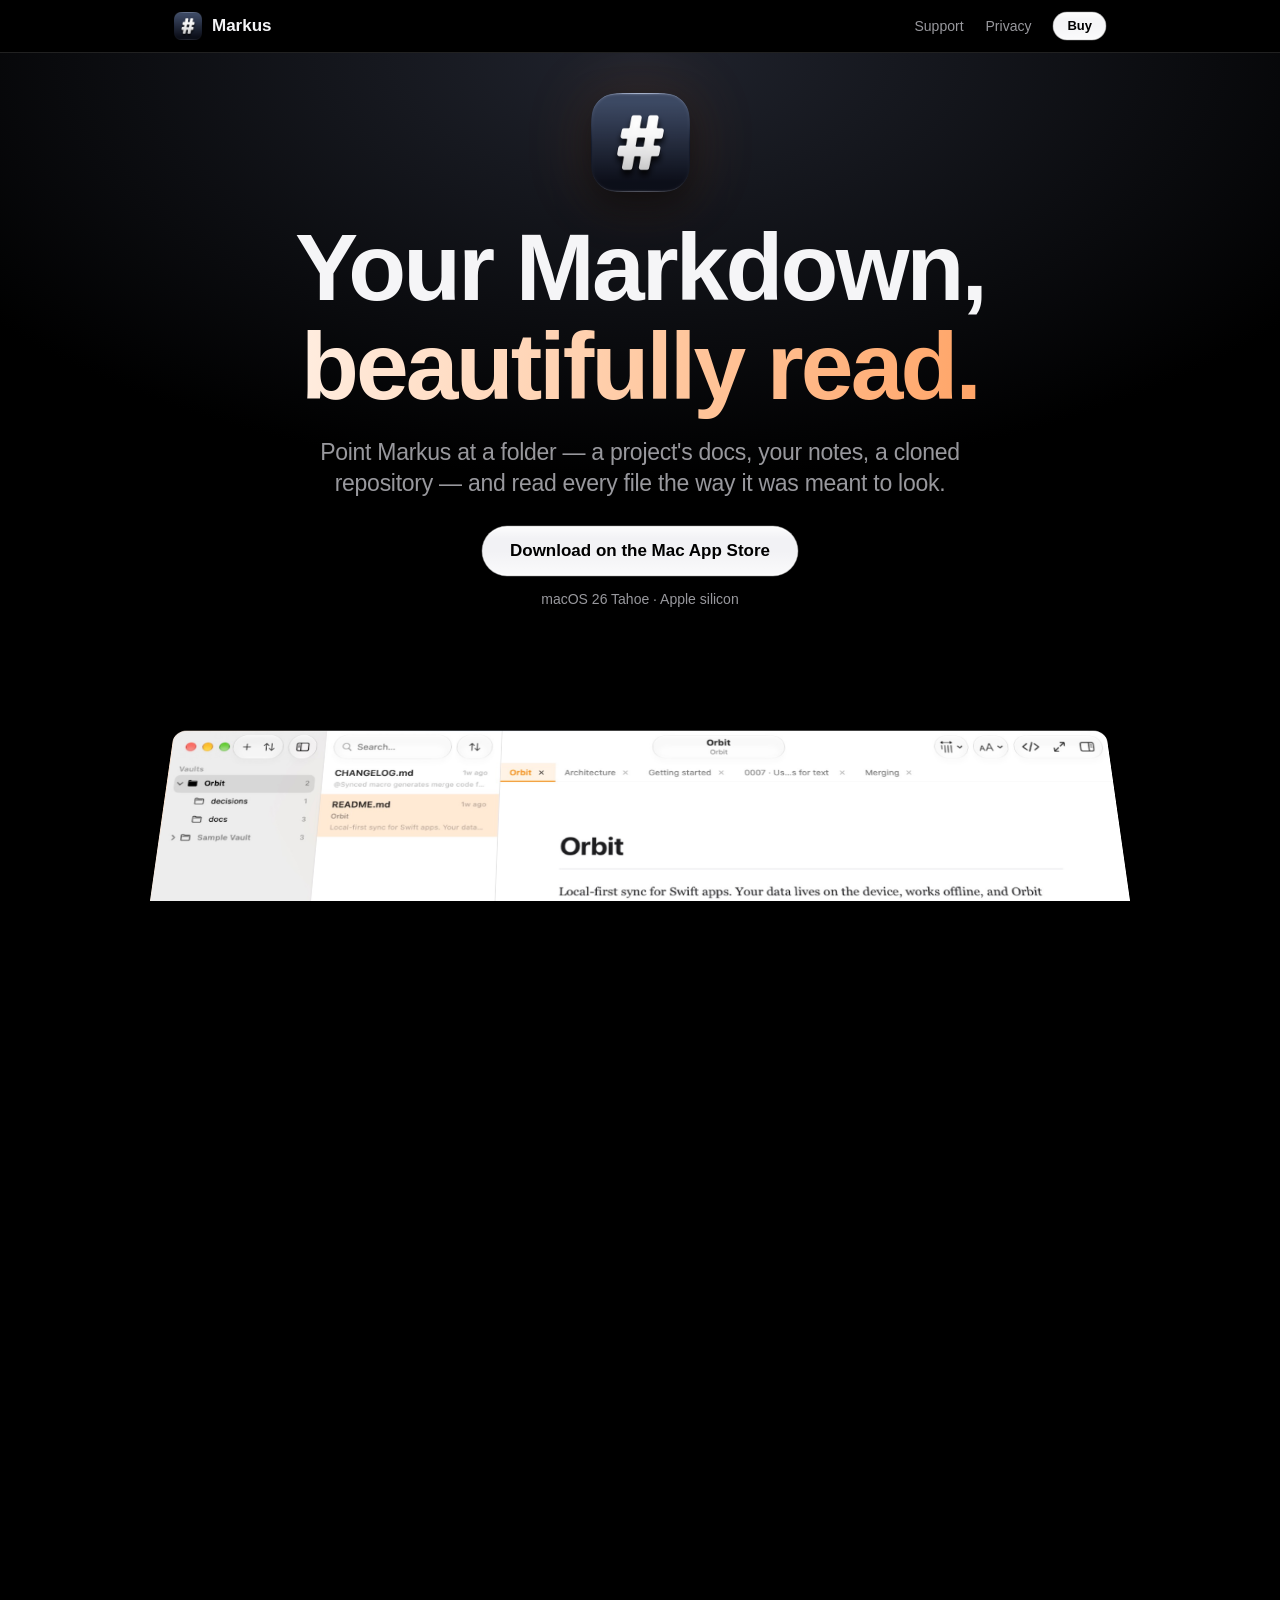
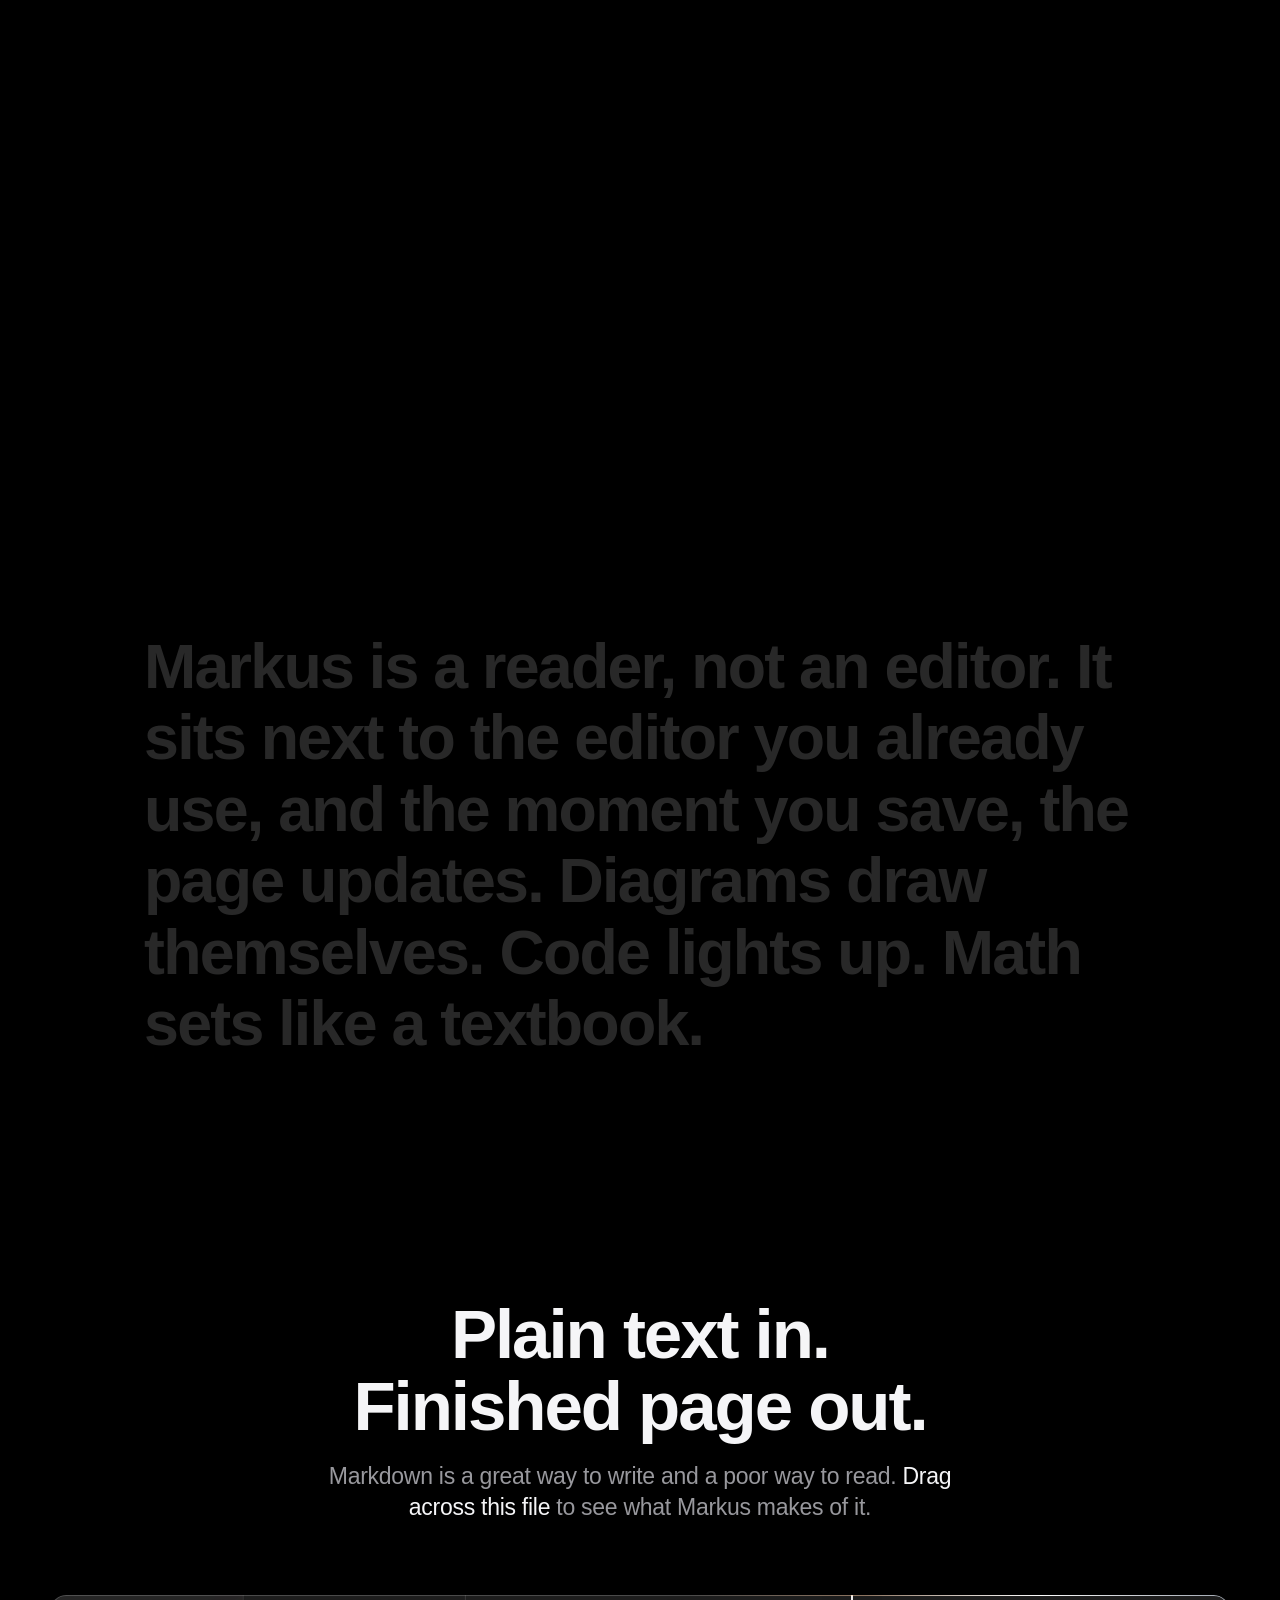
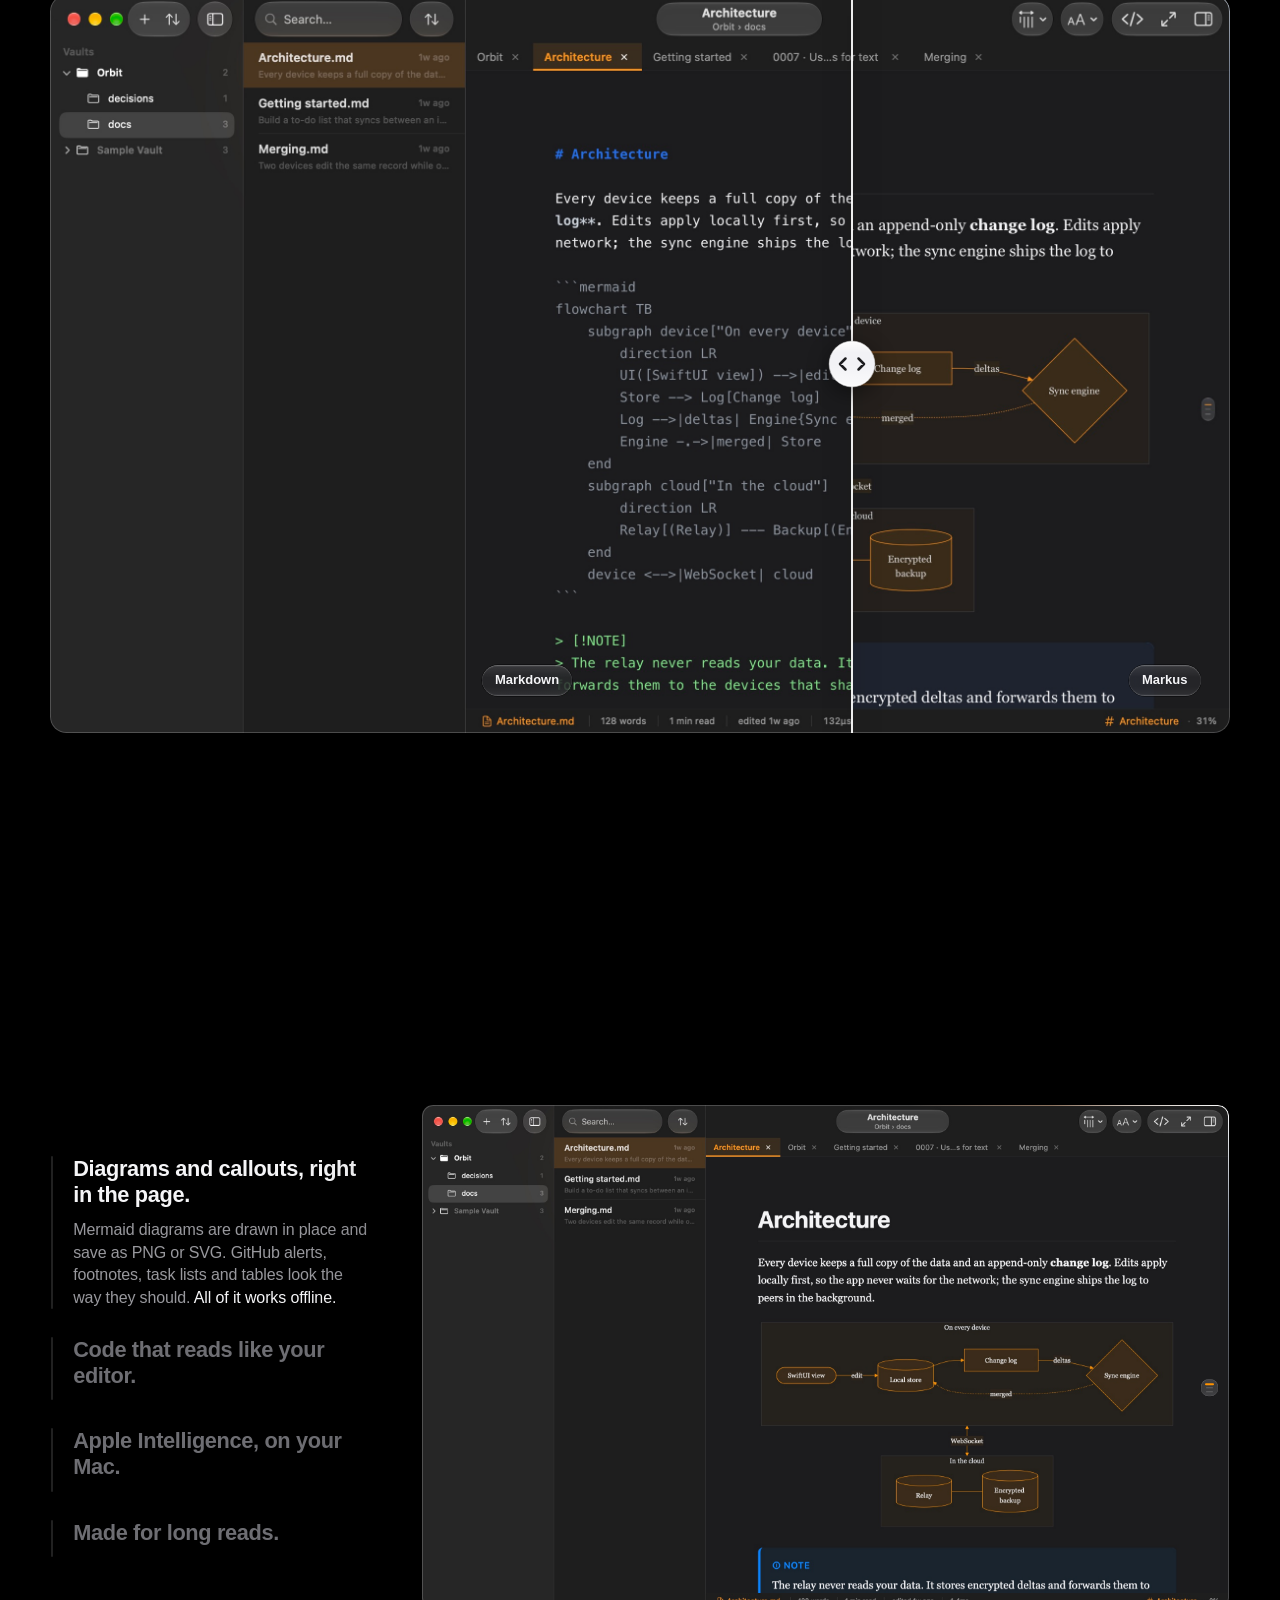
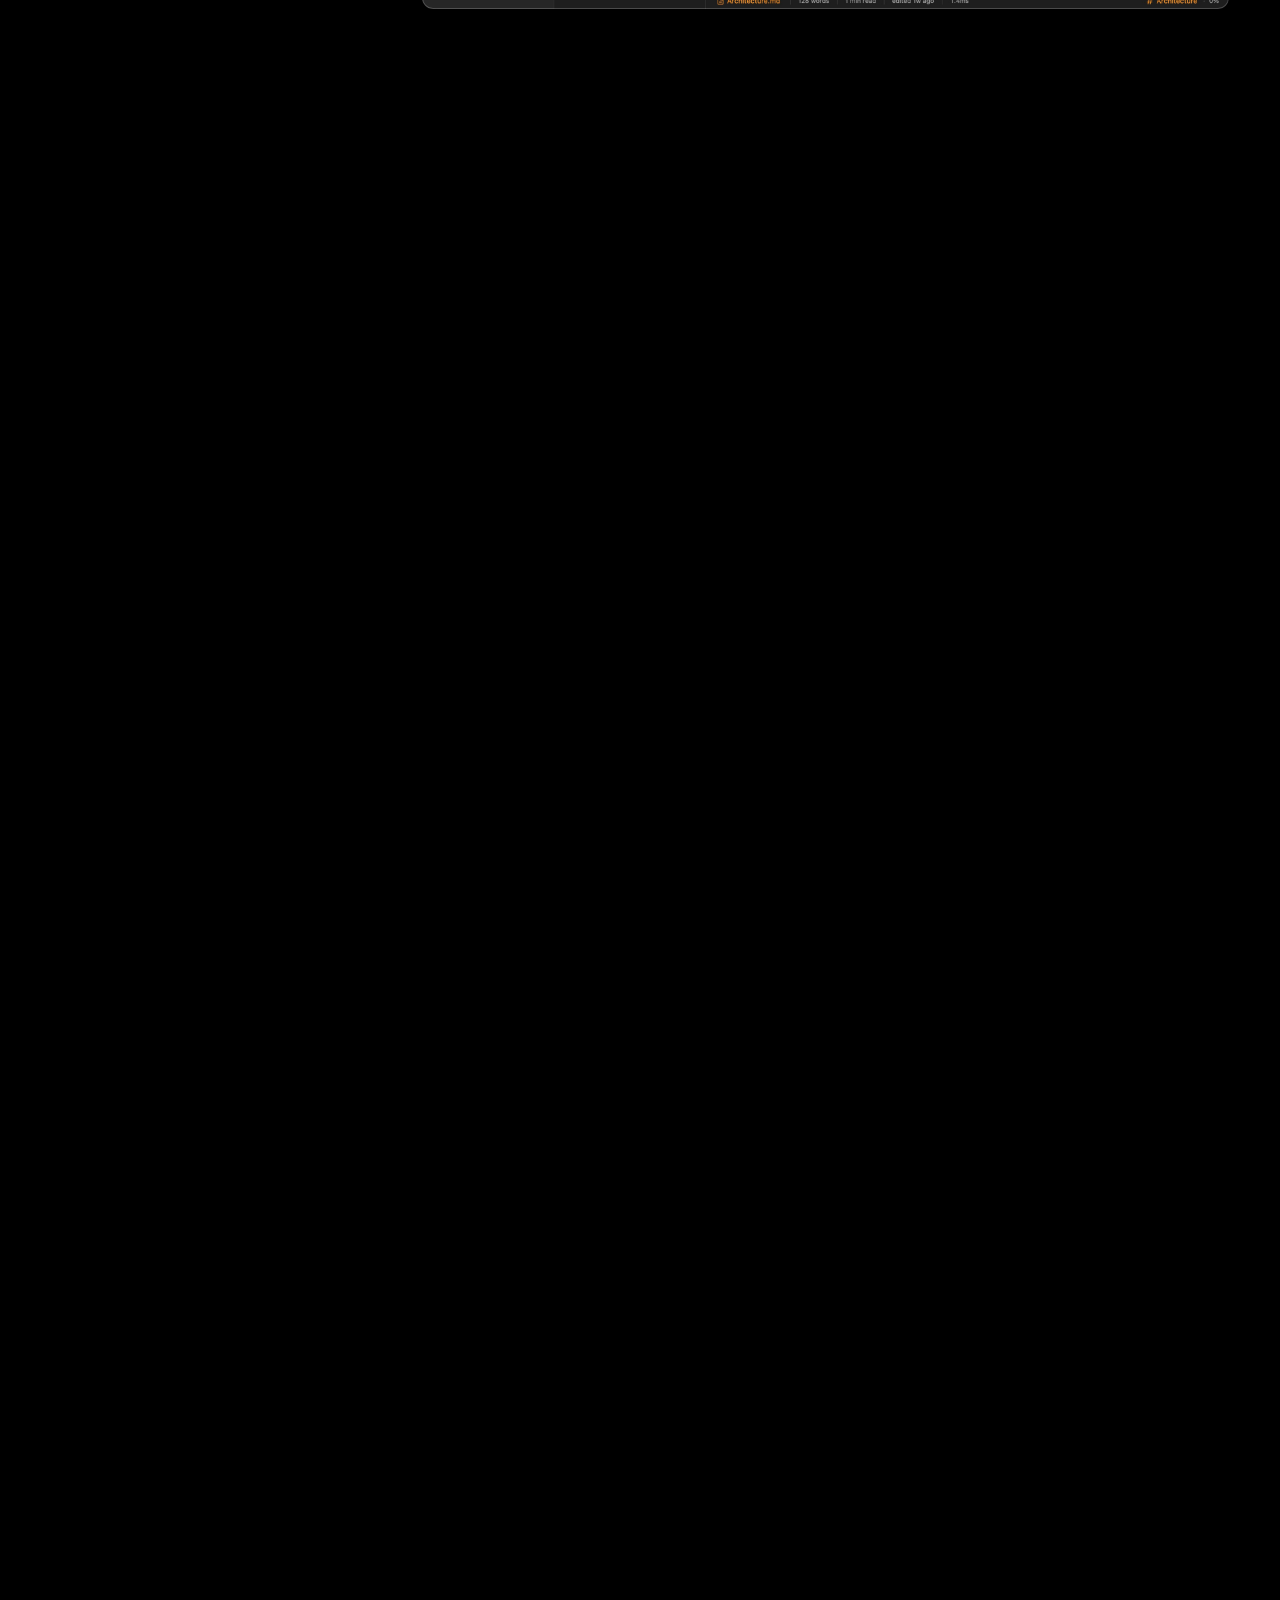
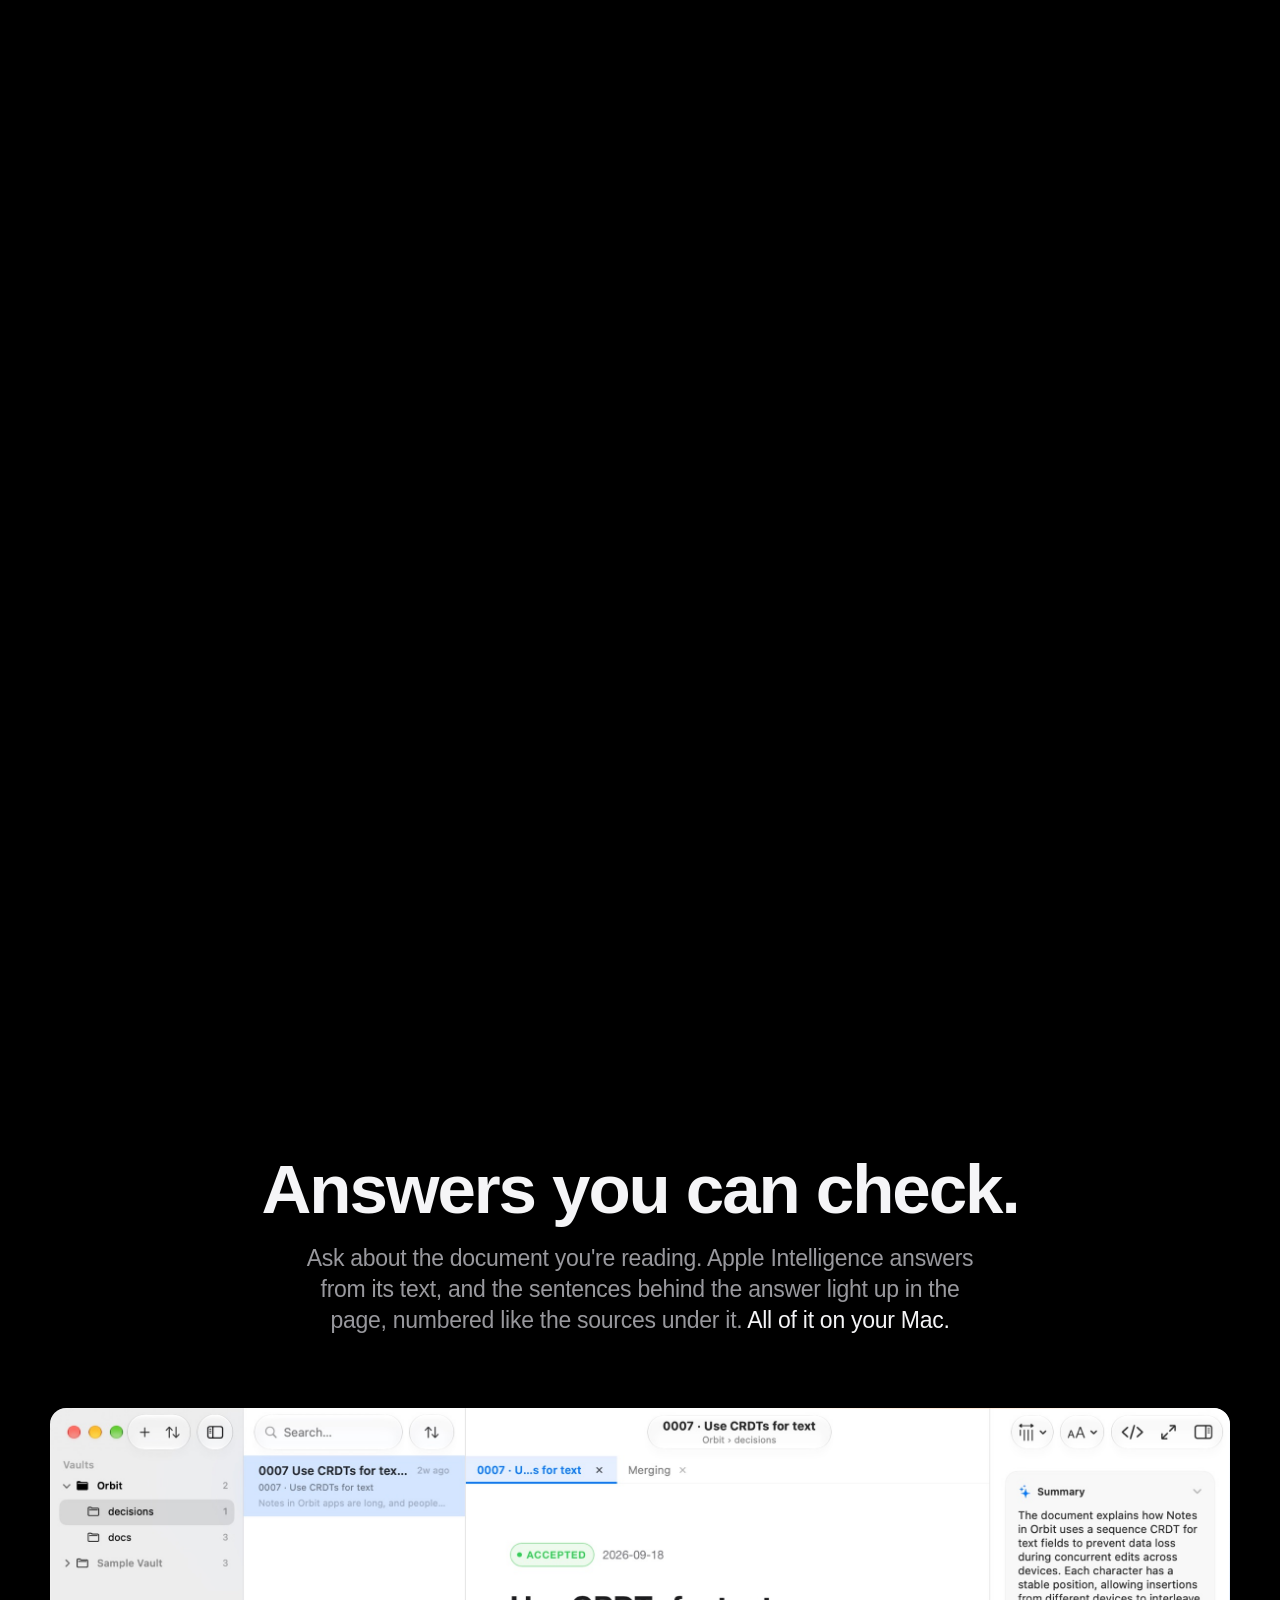
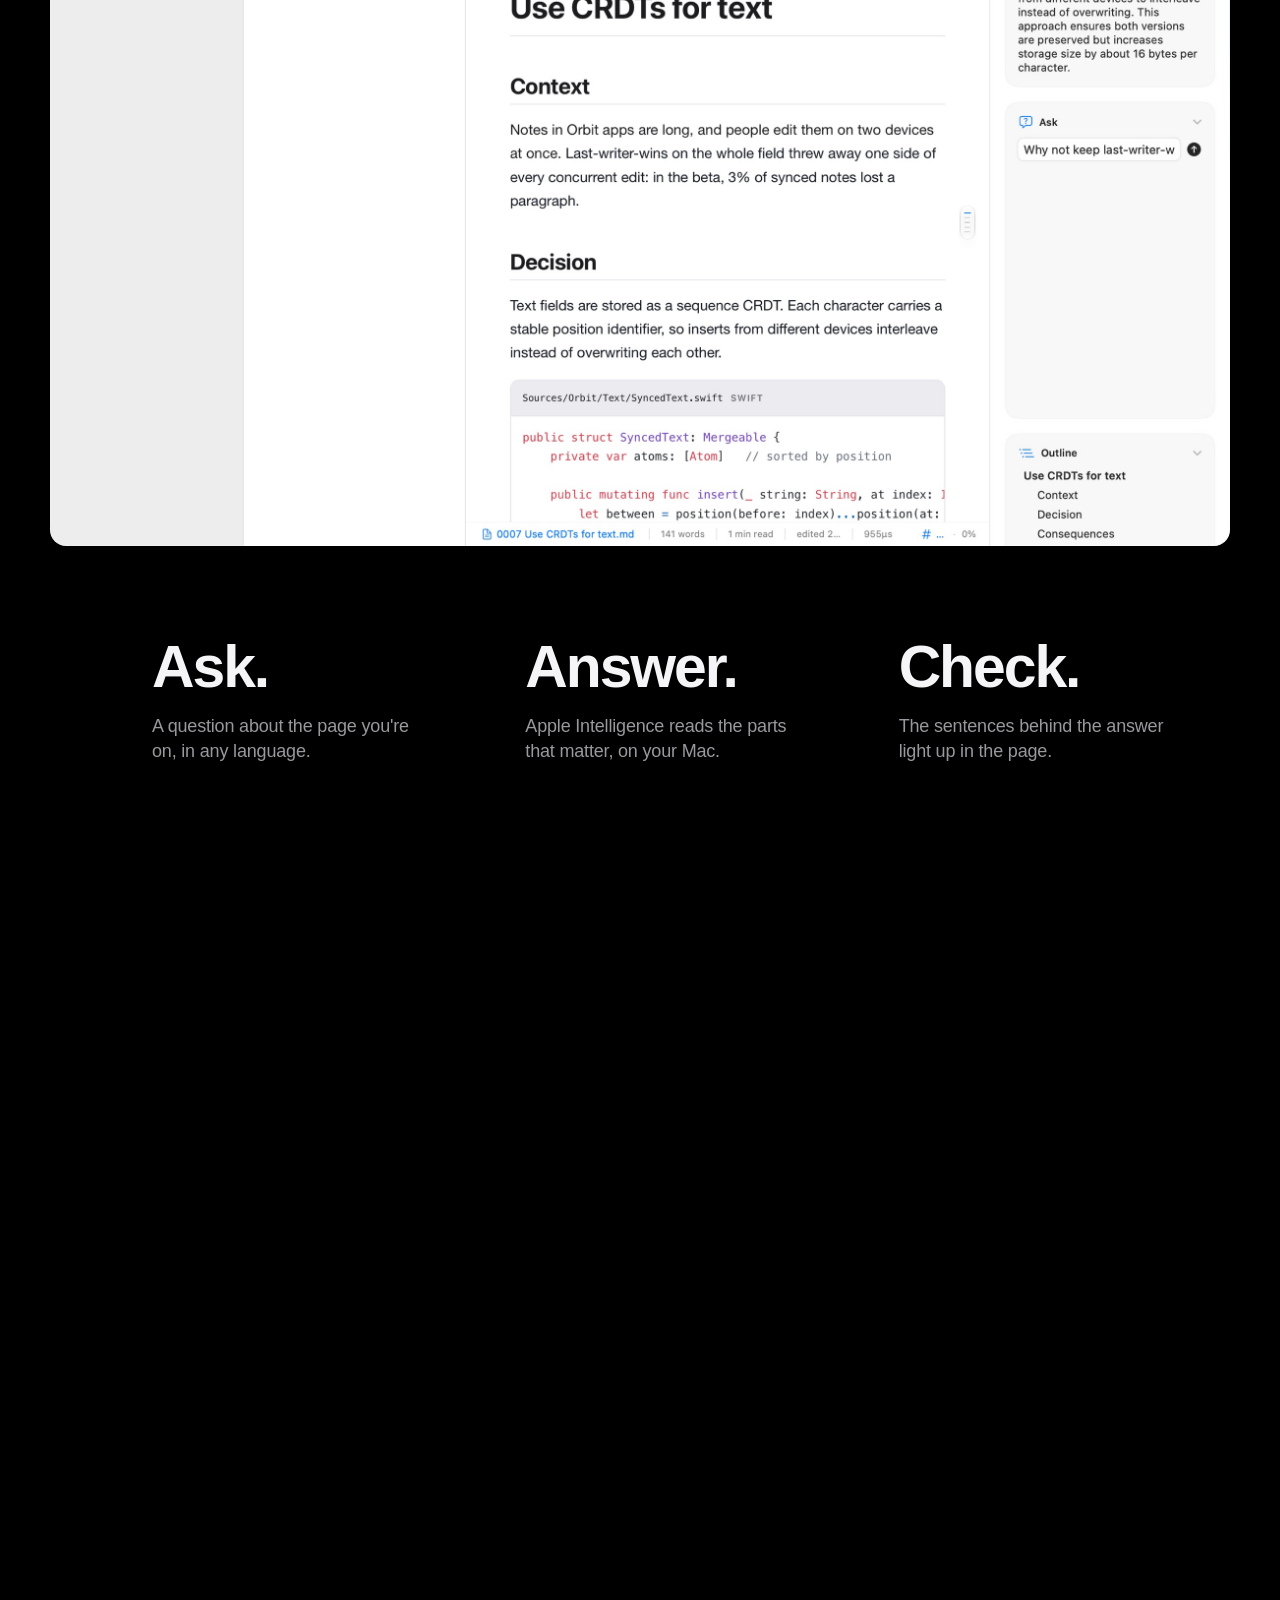
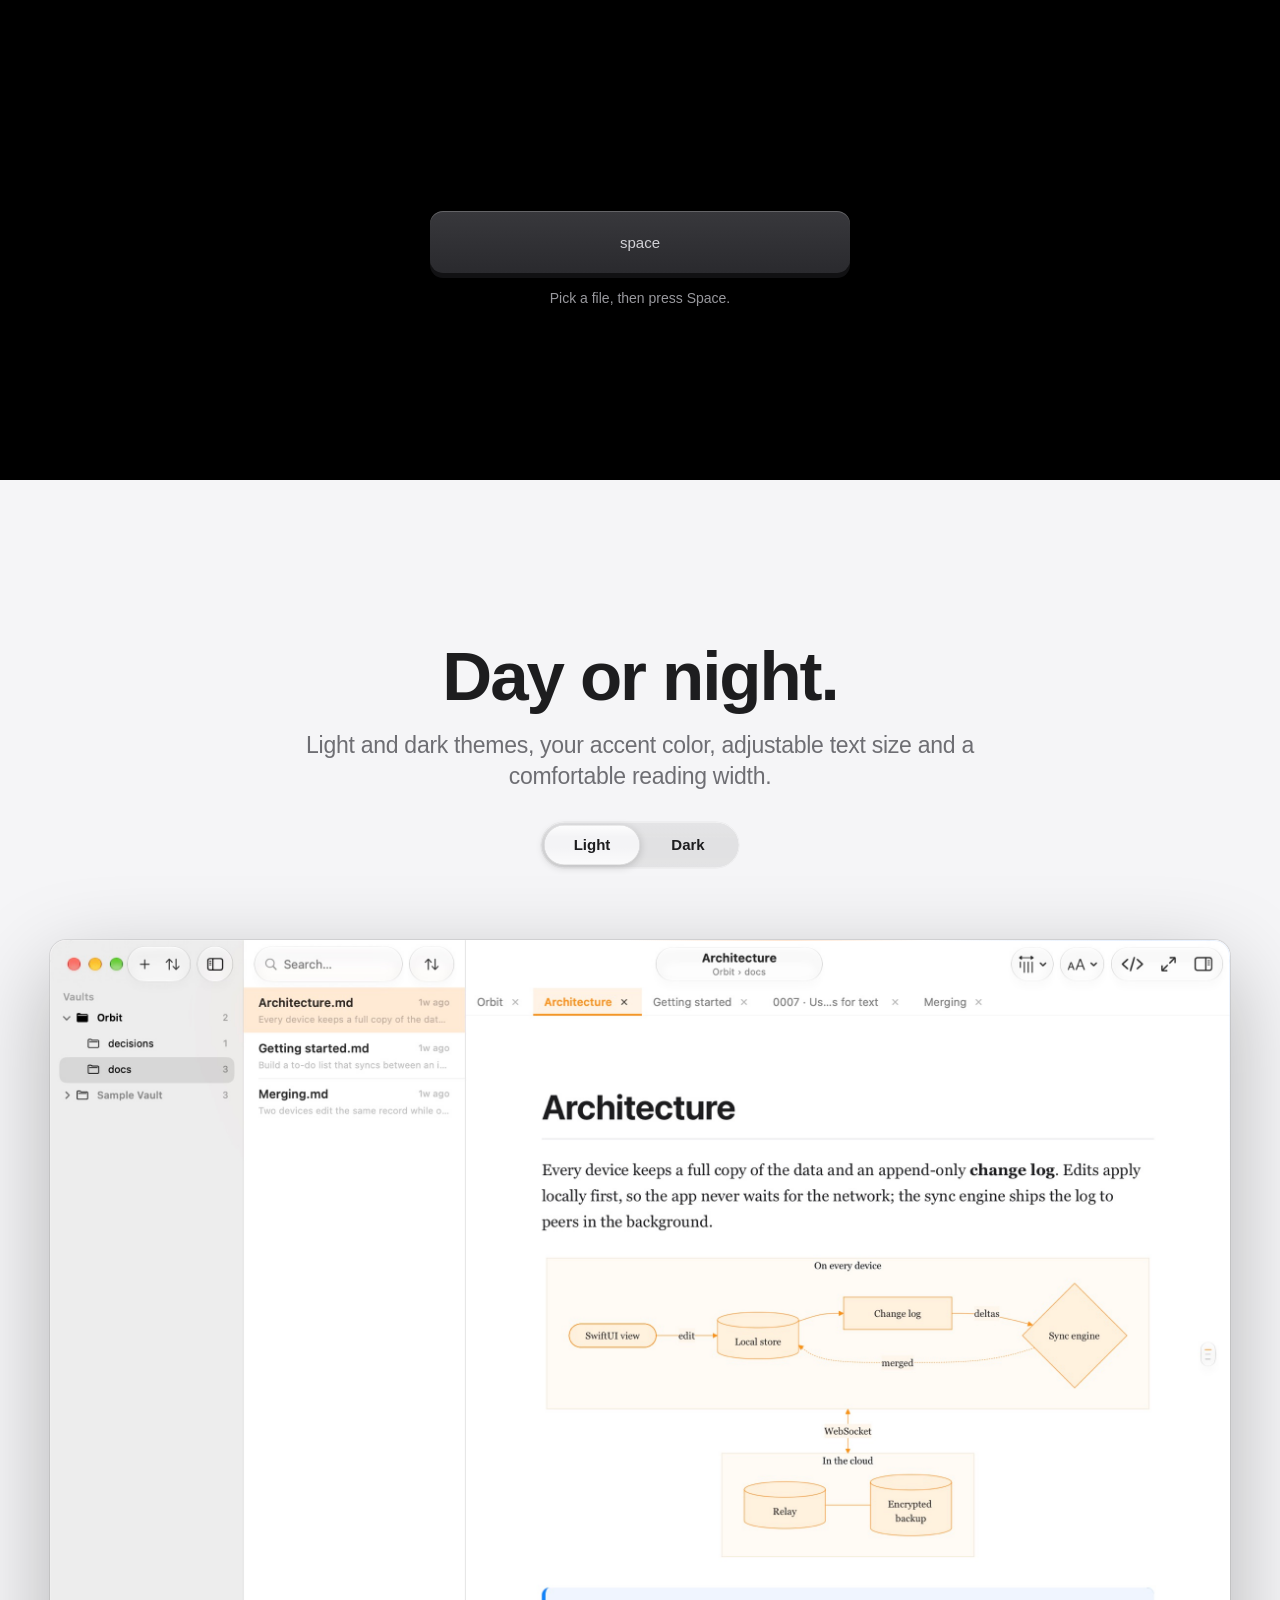
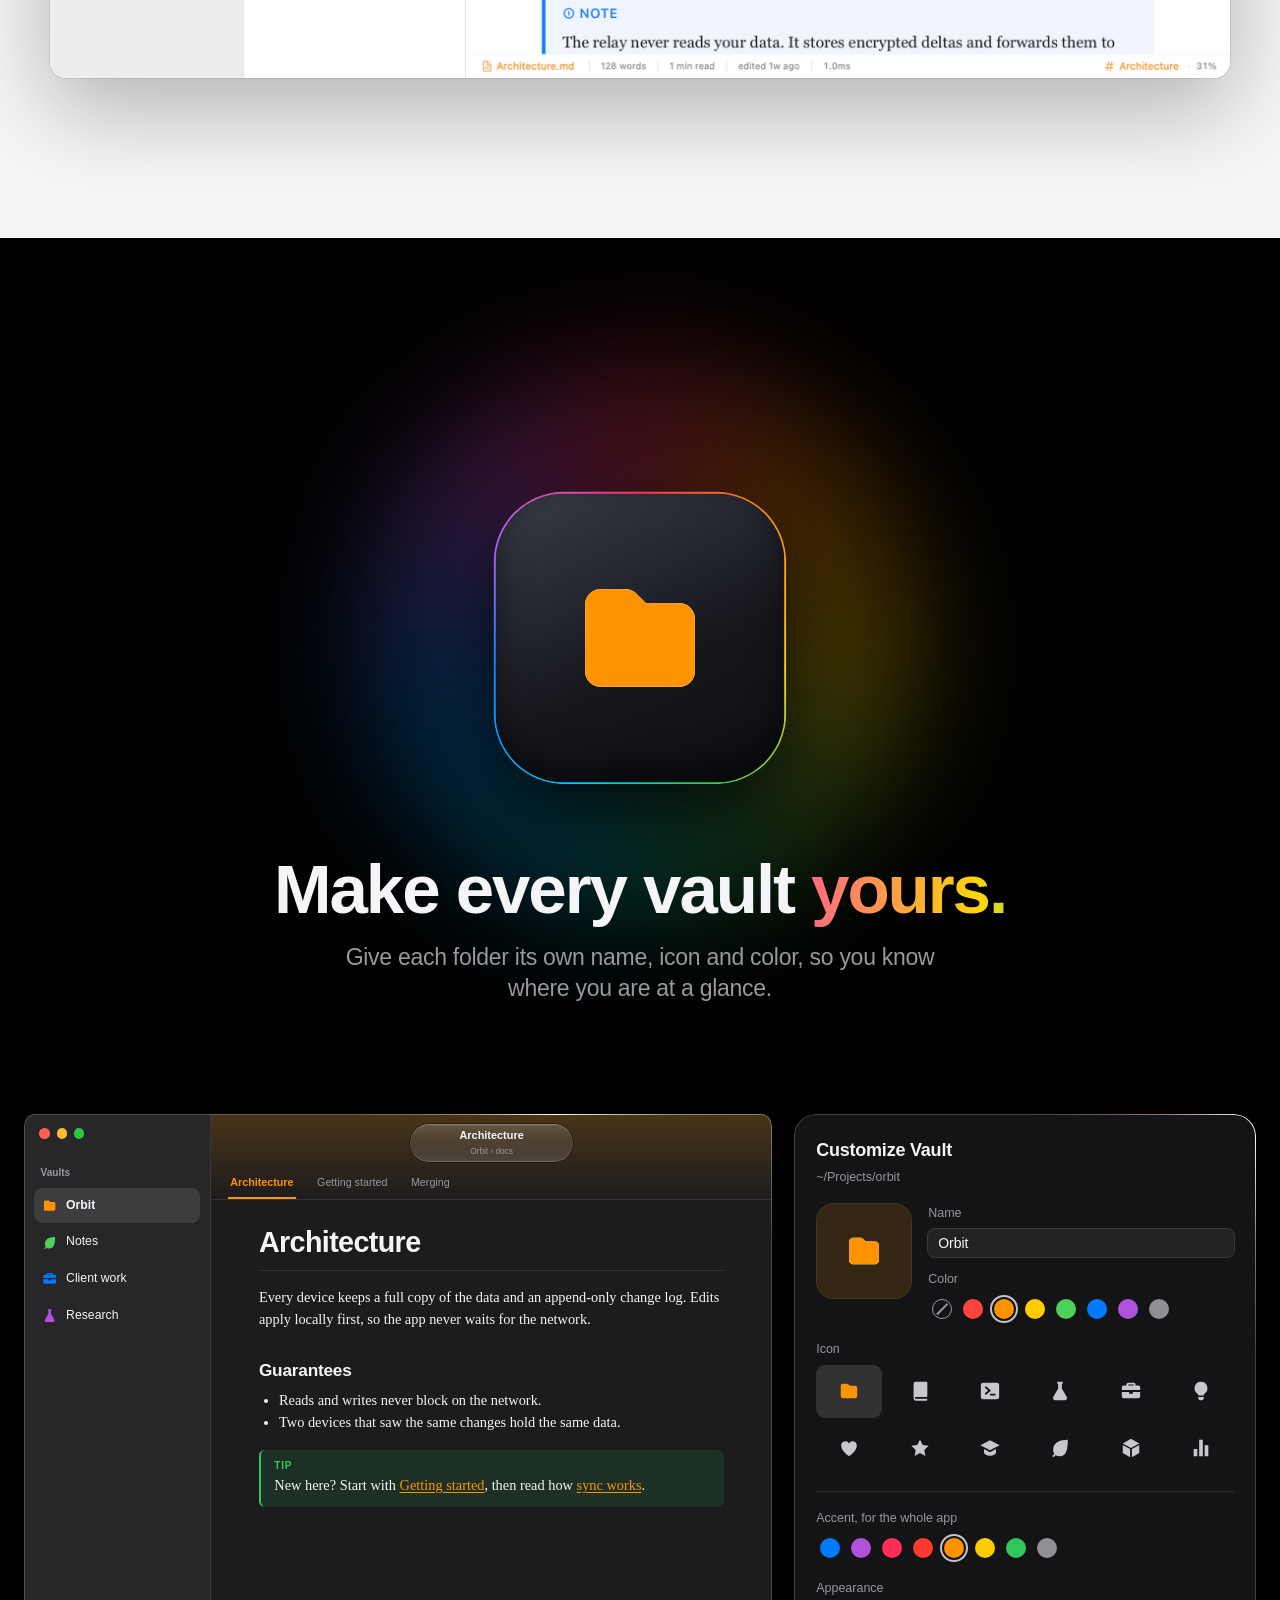
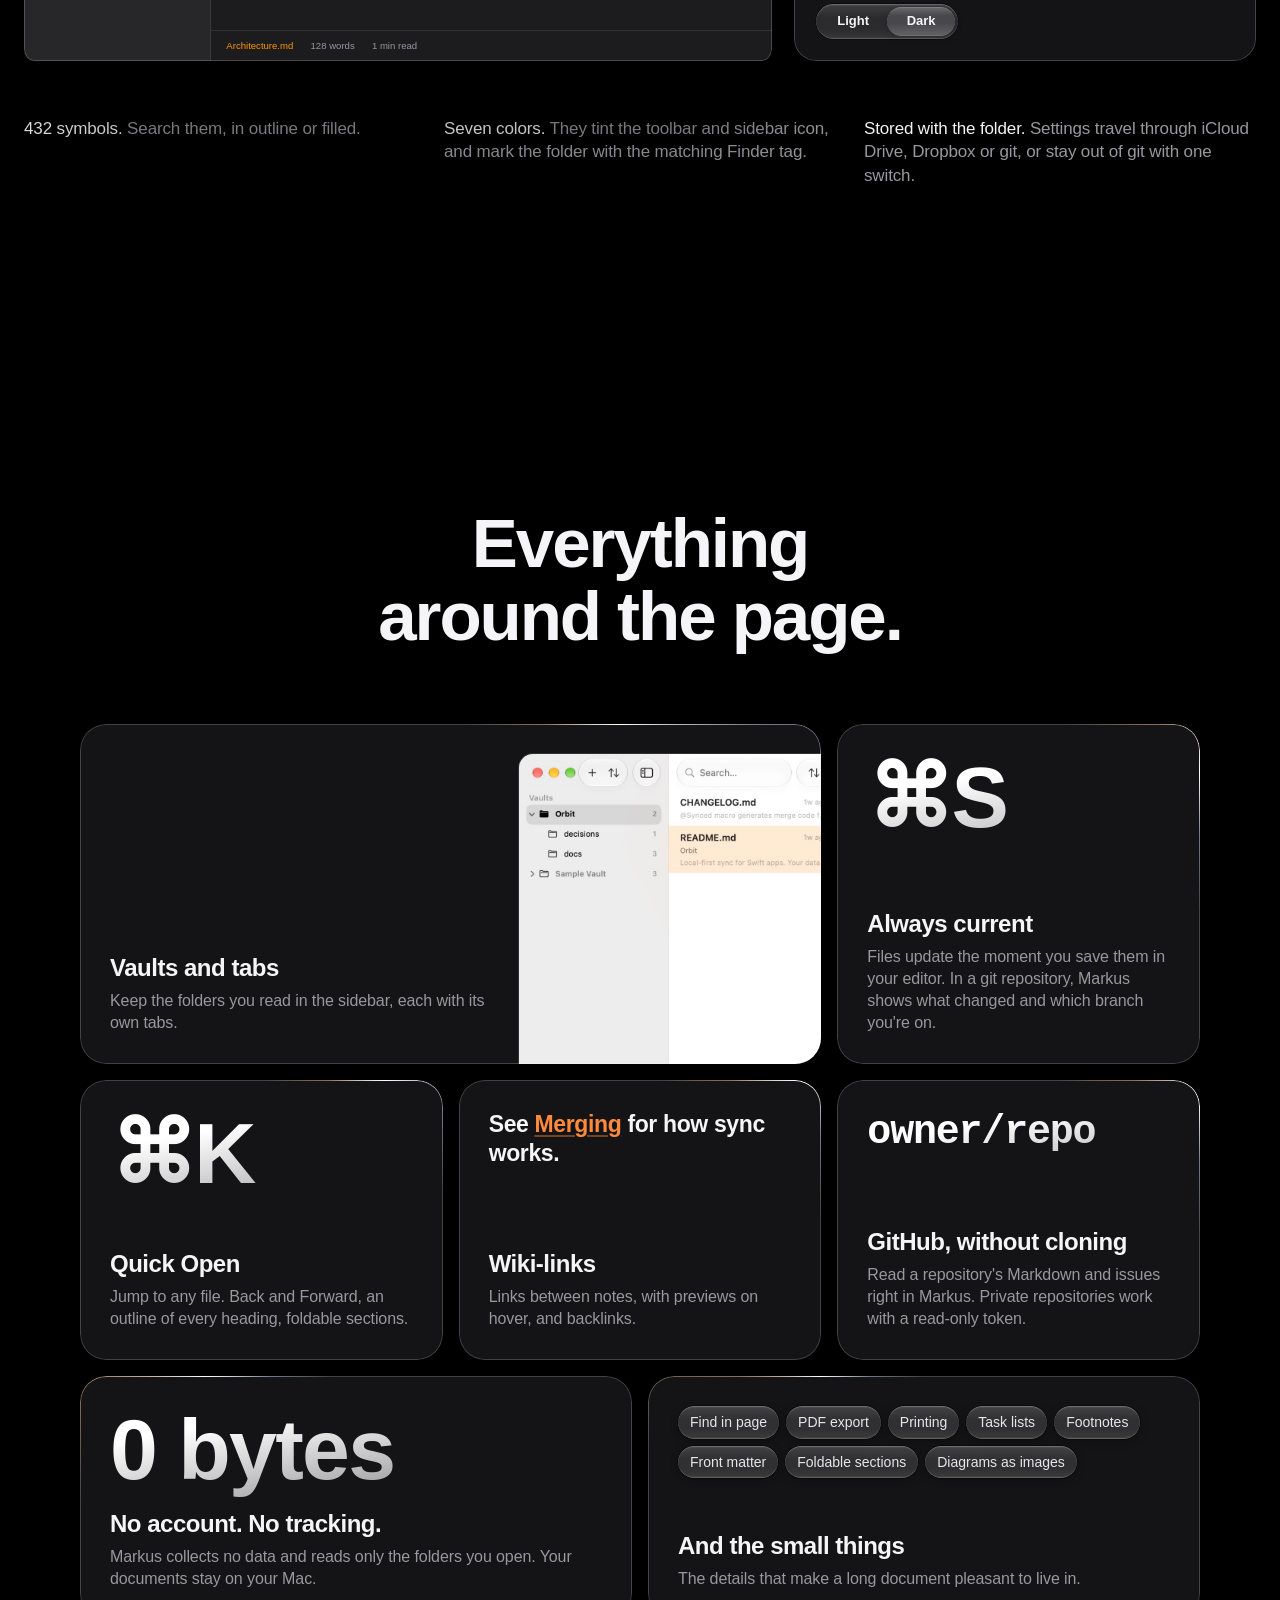
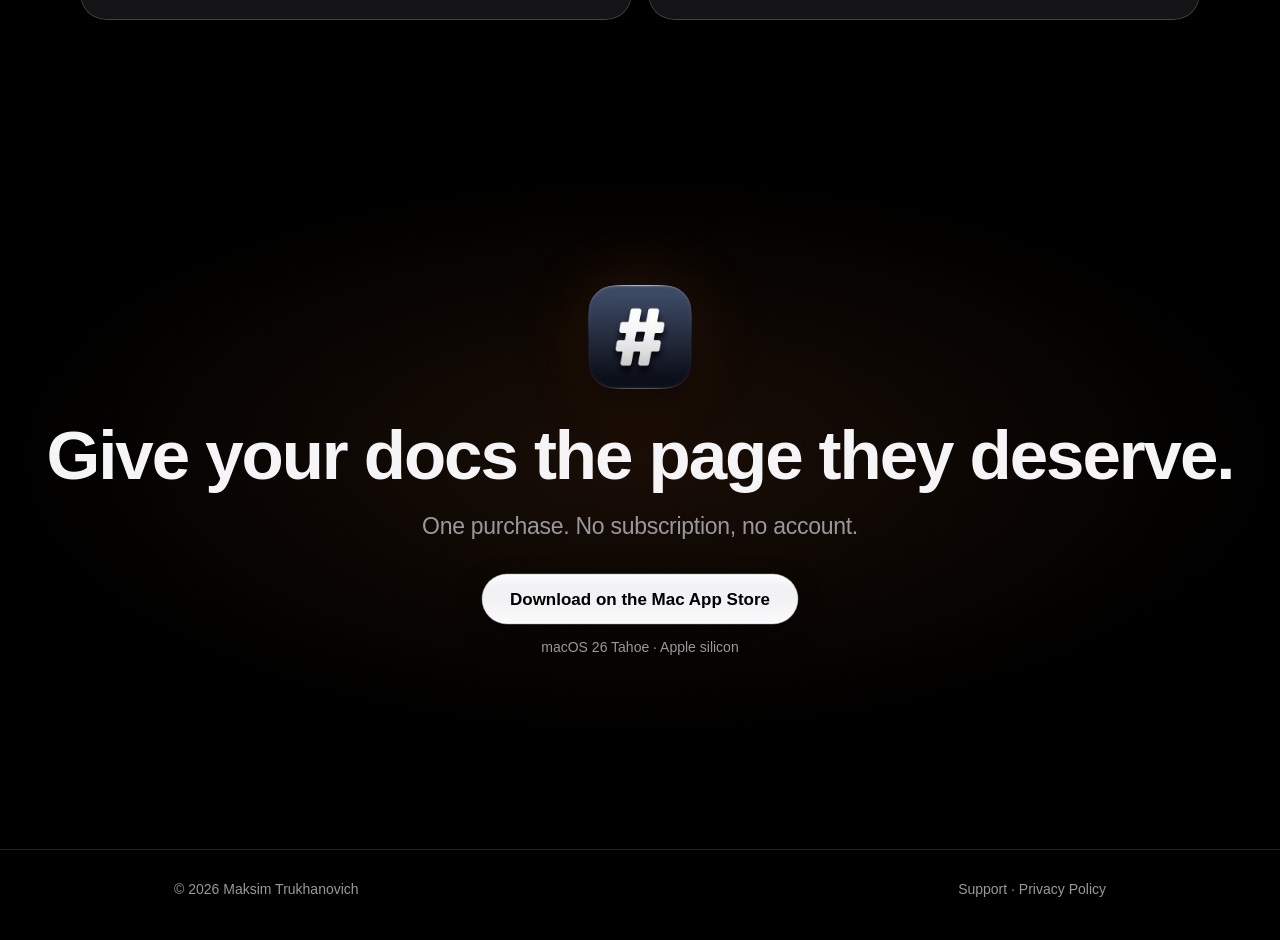
<file: index.html>
<!doctype html>
<html lang="en" class="landing" data-pin="(min-width: 821px) and (min-height: 600px) and (prefers-reduced-motion: no-preference)">
<head>
  <meta charset="utf-8">
  <meta name="viewport" content="width=device-width, initial-scale=1">
  <title>Markus — Markdown Reader for Mac</title>
  <meta name="description" content="Markus is a Markdown reader for the Mac: highlighted code, Mermaid diagrams, math, Quick Look and on-device summaries from Apple Intelligence.">
  <meta name="theme-color" content="#000000">
  <meta property="og:type" content="website">
  <meta property="og:title" content="Markus — Markdown Reader for Mac">
  <meta property="og:description" content="Your Markdown, beautifully read. Highlighted code, Mermaid diagrams, math, Quick Look and on-device summaries from Apple Intelligence.">
  <meta property="og:url" content="https://maxtrukhanovich.github.io/markus-app/">
  <meta property="og:image" content="https://maxtrukhanovich.github.io/markus-app/images/og.jpg">
  <meta name="twitter:card" content="summary_large_image">
  <link rel="icon" type="image/png" href="images/favicon.png">
  <link rel="apple-touch-icon" href="images/icon.png">
  <link rel="stylesheet" href="style.css">
  <link rel="stylesheet" href="landing.css">
  <script>
    (function (root) {
      root.classList.add('js');
      if (matchMedia('(prefers-reduced-motion: no-preference)').matches) root.classList.add('motion');
      if (matchMedia(root.dataset.pin).matches) root.classList.add('pin');
    })(document.documentElement);
  </script>
  <script src="landing.js" defer></script>
</head>
<body>
  <header class="site">
    <div class="wrap">
      <a class="brand" href="./"><img src="images/icon.png" alt="">Markus</a>
      <nav><a href="support/">Support</a><a href="privacy/">Privacy</a><a class="buy" href="https://apps.apple.com/app/id6826914669?mt=12">Buy</a></nav>
    </div>
  </header>

  <section class="hero-scene">
    <div class="hero-sticky">
      <div class="hero-copy">
        <div class="app-icon"><img src="images/icon.png" alt="Markus app icon" width="512" height="512"></div>
        <h1><span>Your Markdown,</span> <span class="warm">beautifully read.</span></h1>
        <p class="lede">Point Markus at a folder — a project's docs, your notes, a cloned repository — and read every file the way it was meant to look.</p>
        <div class="cta">
          <a class="pill" href="https://apps.apple.com/app/id6826914669?mt=12">Download on the Mac App Store</a>
          <span class="fine">macOS 26 Tahoe · Apple silicon</span>
        </div>
      </div>
      <div class="hero-window">
        <div class="window">
          <img src="images/shots/readme-light.jpg" width="2400" height="1500" fetchpriority="high" alt="Markus showing a project's README with a tip and a highlighted code block">
        </div>
      </div>
    </div>
  </section>

  <section class="statement">
    <p data-words>Markus is a reader, not an editor. It sits next to the editor you already use, and the moment you save, the page updates. Diagrams draw themselves. Code lights up. Math sets like a textbook.</p>
  </section>

  <section class="compare-section">
    <div class="section-head" data-reveal>
      <h2>Plain text in.<br>Finished page out.</h2>
      <p>Markdown is a great way to write and a poor way to read. <strong>Drag across this file</strong> to see what Markus makes of it.</p>
    </div>
    <figure class="compare window" data-compare data-reveal>
      <img src="images/shots/architecture-source.jpg" width="2400" height="1500" loading="lazy" alt="The Markdown source of a document, with its diagram written as a Mermaid code block">
      <img class="compare-page" src="images/shots/architecture-dark.jpg" width="2400" height="1500" loading="lazy" alt="The same document in Markus, with the Mermaid code drawn as a diagram">
      <span class="chip chip-source" aria-hidden="true">Markdown</span>
      <span class="chip chip-page" aria-hidden="true">Markus</span>
      <input class="compare-input" type="range" min="35" max="100" value="68" aria-label="Compare the Markdown source with the page Markus draws">
      <div class="compare-handle" aria-hidden="true"><span></span></div>
    </figure>
  </section>

  <section class="tour-scene">
    <div class="tour-sticky">
      <ol class="chapters">
        <li class="chapter is-active">
          <h3><button type="button">Diagrams and callouts, right in the page.</button></h3>
          <div class="chapter-body"><p>Mermaid diagrams are drawn in place and save as PNG or SVG. GitHub alerts, footnotes, task lists and tables look the way they should. <strong>All of it works offline.</strong></p></div>
          <div class="chapter-shot window"><img src="images/shots/diagrams.jpg" width="2400" height="1500" loading="lazy" alt="A sequence diagram and a note drawn in a document, in dark mode"></div>
        </li>
        <li class="chapter">
          <h3><button type="button">Code that reads like your editor.</button></h3>
          <div class="chapter-body"><p>Highlighting for dozens of languages, with file names, and copy and open-in-editor buttons.</p></div>
          <div class="chapter-shot window"><img src="images/shots/code.jpg" width="2400" height="1500" loading="lazy" alt="Swift and shell code blocks with file names"></div>
        </li>
        <li class="chapter">
          <h3><button type="button">Apple Intelligence, on your Mac.</button></h3>
          <div class="chapter-body"><p>A short summary of every document, answers about what you're reading with the sentences behind them highlighted, and explanations of a selection. <strong>Nothing you read leaves your Mac.</strong></p></div>
          <div class="chapter-shot window"><img src="images/shots/intelligence.jpg" width="2400" height="1500" loading="lazy" alt="The Inspector with an Apple Intelligence summary, outline and readability"></div>
        </li>
        <li class="chapter">
          <h3><button type="button">Made for long reads.</button></h3>
          <div class="chapter-body"><p>Distraction-free mode, a comfortable reading width and beautifully typeset math.</p></div>
          <div class="chapter-shot window"><img src="images/shots/focus.jpg" width="2400" height="1500" loading="lazy" alt="Distraction-free mode with typeset math"></div>
        </li>
      </ol>
      <div class="tour-stage window" aria-hidden="true">
        <div class="tour-frame is-active" style="--travel: -60.298%">
          <img src="images/shots/diagrams.jpg" width="2400" height="1500" loading="lazy" alt="">
          <div class="tour-page" style="left: 35.234%; top: 10.250%; width: 64.766%; height: 86.500%"><img src="images/shots/diagrams-page.jpg" width="1554" height="3268" loading="lazy" alt=""></div>
          <div class="tour-pill is-dark" style="right: 1.254%; top: 56.125%; --pt: calc(100cqw / 1280); --bar: 2; --gap: 4; --pill-accent: #FF9300" data-tops="75.2 778.6 1315.1" data-scroll="0 1051 692 1743"><i class="l1"></i><i class="l2"></i><i class="l2"></i></div>
        </div>
        <div class="tour-frame" style="--travel: -56.313%">
          <img src="images/shots/code.jpg" width="2400" height="1500" loading="lazy" alt="">
          <div class="tour-page" style="left: 35.234%; top: 10.250%; width: 64.766%; height: 86.500%"><img src="images/shots/code-page.jpg" width="1554" height="2970" loading="lazy" alt=""></div>
          <div class="tour-pill" style="right: 1.254%; top: 56.156%; --pt: calc(100cqw / 1280); --bar: 2; --gap: 4; --pill-accent: #FF9300" data-tops="75.2 251.1 624.4 1020.3 1234.6" data-scroll="0 892 692 1584"><i class="l1"></i><i class="l2"></i><i class="l2"></i><i class="l2"></i><i class="l2"></i></div>
        </div>
        <div class="tour-frame" style="--travel: -57.856%">
          <img src="images/shots/intelligence.jpg" width="2400" height="1500" loading="lazy" alt="">
          <div class="tour-page" style="left: 35.234%; top: 10.250%; width: 44.375%; height: 86.500%"><img src="images/shots/intelligence-page.jpg" width="1065" height="3079" loading="lazy" alt=""></div>
          <div class="tour-pill" style="right: 21.645%; top: 56.156%; --pt: calc(100cqw / 1280); --bar: 2; --gap: 4; --pill-accent: #FF9300" data-tops="116.1 217.2 426.0 966.8 1212.2" data-scroll="0 950 692 1642"><i class="l1"></i><i class="l2"></i><i class="l2"></i><i class="l2"></i><i class="l2"></i></div>
        </div>
        <div class="tour-frame" style="--travel: -36.343%">
          <img src="images/shots/focus.jpg" width="2400" height="1500" loading="lazy" alt="">
          <div class="tour-page" style="left: 0.076%; top: 0.000%; width: 99.924%; height: 100.000%"><img src="images/shots/focus-page.jpg" width="2398" height="2356" loading="lazy" alt=""></div>
          <i class="tour-float" style="left: 95.644%; top: 1.576%; width: 3.371%; height: 4.303%; background-image: url(images/shots/focus.jpg); background-size: 2966.292% 2323.944%; background-position: 98.981% 1.647%"></i>
        </div>
      </div>
    </div>
  </section>

  <section class="ask-scene" id="ask">
    <div class="section-head" data-reveal>
      <h2>Answers you can check.</h2>
      <p>Ask about the document you're reading. Apple Intelligence answers from its text, and the sentences behind the answer light up in the page, numbered like the sources under it. <strong>All of it on your Mac.</strong></p>
    </div>
    <div class="ask-window window" data-reveal>
      <div class="ask-canvas">
      <img src="images/shots/ask-base.jpg" width="2400" height="1500" loading="lazy" alt="">
      <img class="ask-final" src="images/shots/ask.jpg" width="2400" height="1500" loading="lazy" alt="An answer in the Inspector's Ask card, with the two sentences it rests on highlighted and numbered in the document">
      <div class="ask-layers" aria-hidden="true">
        <i class="ask-type" style="left: 81.484%; top: 48.750%; width: 17.188%; height: 1.938%; background-size: 581.818% 5161.290%; background-position: 98.396% 49.713%; --at: 0.60s"></i>
        <i class="ask-type" style="left: 81.484%; top: 50.625%; width: 17.188%; height: 2.188%; background-size: 581.818% 4571.429%; background-position: 98.396% 51.757%; --at: 0.76s"></i>
        <i class="ask-type" style="left: 81.484%; top: 52.500%; width: 17.188%; height: 2.188%; background-size: 581.818% 4571.429%; background-position: 98.396% 53.674%; --at: 0.92s"></i>
        <i class="ask-type" style="left: 81.484%; top: 54.375%; width: 17.188%; height: 2.188%; background-size: 581.818% 4571.429%; background-position: 98.396% 55.591%; --at: 1.08s"></i>
        <i class="ask-type" style="left: 81.484%; top: 56.250%; width: 17.188%; height: 1.938%; background-size: 581.818% 5161.290%; background-position: 98.396% 57.361%; --at: 1.24s"></i>
        <i class="ask-type" style="left: 81.484%; top: 58.125%; width: 17.188%; height: 2.188%; background-size: 581.818% 4571.429%; background-position: 98.396% 59.425%; --at: 1.40s"></i>
        <i class="ask-type" style="left: 81.484%; top: 60.000%; width: 17.188%; height: 1.938%; background-size: 581.818% 5161.290%; background-position: 98.396% 61.185%; --at: 1.56s"></i>
        <i class="ask-type" style="left: 81.484%; top: 61.875%; width: 17.188%; height: 2.188%; background-size: 581.818% 4571.429%; background-position: 98.396% 63.259%; --at: 1.72s"></i>
        <i class="ask-type" style="left: 81.484%; top: 63.750%; width: 17.188%; height: 1.938%; background-size: 581.818% 5161.290%; background-position: 98.396% 65.010%; --at: 1.88s"></i>
        <i class="ask-mark" style="left: 43.633%; top: 44.562%; width: 31.523%; height: 4.125%; background-size: 317.224% 2424.242%; background-position: 63.719% 46.480%; --at: 2.29s"></i>
        <i class="ask-mark" style="left: 38.906%; top: 48.375%; width: 32.812%; height: 3.500%; background-size: 304.762% 2857.143%; background-position: 57.907% 50.130%; --at: 2.57s"></i>
        <i class="ask-mark" style="left: 38.906%; top: 51.562%; width: 6.055%; height: 2.812%; background-size: 1651.613% 3555.556%; background-position: 41.414% 53.055%; --at: 2.85s"></i>
        <i class="ask-badge" style="left: 36.758%; top: 45.312%; width: 1.797%; height: 2.875%; background-size: 5565.217% 3478.261%; background-position: 37.430% 46.654%; --at: 3.13s"></i>
        <i class="ask-source" style="left: 81.484%; top: 67.062%; width: 17.188%; height: 1.750%; background-size: 581.818% 5714.286%; background-position: 98.396% 68.257%; --at: 3.13s"></i>
        <i class="ask-source" style="left: 81.484%; top: 69.312%; width: 17.188%; height: 2.000%; background-size: 581.818% 5000.000%; background-position: 98.396% 70.727%; --at: 3.13s"></i>
        <i class="ask-source" style="left: 81.484%; top: 71.062%; width: 17.188%; height: 1.938%; background-size: 581.818% 5161.290%; background-position: 98.396% 72.467%; --at: 3.13s"></i>
        <i class="ask-source" style="left: 81.484%; top: 72.688%; width: 17.188%; height: 1.750%; background-size: 581.818% 5714.286%; background-position: 98.396% 73.982%; --at: 3.13s"></i>
        <i class="ask-mark" style="left: 38.906%; top: 66.125%; width: 36.797%; height: 3.125%; background-size: 271.762% 3200.000%; background-position: 61.557% 68.258%; --at: 3.48s"></i>
        <i class="ask-mark" style="left: 38.906%; top: 68.938%; width: 36.445%; height: 3.500%; background-size: 274.384% 2857.143%; background-position: 61.217% 71.438%; --at: 3.76s"></i>
        <i class="ask-mark" style="left: 38.906%; top: 72.125%; width: 18.125%; height: 2.875%; background-size: 551.724% 3478.261%; background-position: 47.519% 74.260%; --at: 4.04s"></i>
        <i class="ask-badge" style="left: 36.758%; top: 65.938%; width: 1.797%; height: 2.875%; background-size: 5565.217% 3478.261%; background-position: 37.430% 67.889%; --at: 4.32s"></i>
        <i class="ask-source" style="left: 81.484%; top: 75.438%; width: 17.188%; height: 2.000%; background-size: 581.818% 5000.000%; background-position: 98.396% 76.977%; --at: 4.32s"></i>
        <i class="ask-source" style="left: 81.484%; top: 77.188%; width: 17.188%; height: 1.938%; background-size: 581.818% 5161.290%; background-position: 98.396% 78.713%; --at: 4.32s"></i>
        <i class="ask-source" style="left: 81.484%; top: 78.750%; width: 17.188%; height: 1.750%; background-size: 581.818% 5714.286%; background-position: 98.396% 80.153%; --at: 4.32s"></i>
      </div>
      </div>
    </div>
    <ol class="ask-steps" data-reveal>
      <li style="--at: .15s"><span class="ask-badge-n">1</span><span class="ask-word">Ask.<span class="ask-word-mark" aria-hidden="true">Ask.</span></span><p>A question about the page you're on, in any language.</p></li>
      <li style="--at: .95s"><span class="ask-badge-n">2</span><span class="ask-word">Answer.<span class="ask-word-mark" aria-hidden="true">Answer.</span></span><p>Apple Intelligence reads the parts that matter, on your Mac.</p></li>
      <li style="--at: 1.75s"><span class="ask-badge-n">3</span><span class="ask-word">Check.<span class="ask-word-mark" aria-hidden="true">Check.</span></span><p>The sentences behind the answer light up in the page.</p></li>
    </ol>
  </section>

  <section class="quicklook" data-quicklook>
    <div class="section-head" data-reveal>
      <h2>Press Space in Finder.</h2>
      <p>A full Quick Look preview of any Markdown file, <strong>diagrams and math included.</strong></p>
    </div>
    <div class="ql-stage" data-reveal>
      <div class="ql-finder">
        <div class="ql-bar" aria-hidden="true"><i></i><i></i><i></i><span>Orbit</span></div>
        <fieldset class="ql-files">
          <legend>Files in the Orbit folder</legend>
          <label class="ql-file"><input type="radio" name="ql-file" data-shot="images/shots/ql-0007.jpg" data-alt="A Quick Look preview of a decision record with a status badge and code"><b><i>MD</i></b><span>0007 Use CRDTs for text.md</span></label>
          <label class="ql-file"><input type="radio" name="ql-file" checked data-shot="images/shots/ql-architecture.jpg" data-alt="A Quick Look preview of a document with a Mermaid diagram"><b><i>MD</i></b><span>Architecture.md</span></label>
          <label class="ql-file"><input type="radio" name="ql-file" data-shot="images/shots/ql-changelog.jpg" data-alt="A Quick Look preview of a changelog"><b><i>MD</i></b><span>CHANGELOG.md</span></label>
          <label class="ql-file"><input type="radio" name="ql-file" data-shot="images/shots/ql-getting-started.jpg" data-alt="A Quick Look preview of a guide with highlighted code"><b><i>MD</i></b><span>Getting started.md</span></label>
          <label class="ql-file"><input type="radio" name="ql-file" data-shot="images/shots/ql-merging.jpg" data-alt="A Quick Look preview of a document with typeset math"><b><i>MD</i></b><span>Merging.md</span></label>
          <label class="ql-file"><input type="radio" name="ql-file" data-shot="images/shots/ql-readme.jpg" data-alt="A Quick Look preview of a project's README"><b><i>MD</i></b><span>README.md</span></label>
        </fieldset>
      </div>
      <img class="ql-preview" src="images/shots/ql-architecture.jpg" width="1620" height="1286" loading="lazy" alt="A Quick Look preview of a document with a Mermaid diagram">
    </div>
    <div class="ql-key" data-reveal>
      <button class="keycap" type="button" aria-pressed="false" aria-label="Show the Quick Look preview">space</button>
      <p class="fine">Pick a file, then press Space.</p>
    </div>
  </section>

  <section class="daynight">
    <div class="section-head" data-reveal>
      <h2>Day or night.</h2>
      <p>Light and dark themes, your accent color, adjustable text size and a comfortable reading width.</p>
      <fieldset class="segmented">
        <legend>Appearance</legend>
        <label><input type="radio" name="appearance" value="light" checked><span>Light</span></label>
        <label><input type="radio" name="appearance" value="dark"><span>Dark</span></label>
      </fieldset>
    </div>
    <div class="daynight-window window" data-reveal>
      <img src="images/shots/architecture-light.jpg" width="2400" height="1500" loading="lazy" alt="A document with a diagram in the light theme">
      <img class="daynight-dark" src="images/shots/architecture-dark.jpg" width="2400" height="1500" loading="lazy" alt="The same document in the dark theme">
    </div>
  </section>

  <svg class="icon-set" aria-hidden="true" width="0" height="0">
    <defs>
      <symbol id="i-folder" viewBox="0 0 24 24"><path d="M3 6.5A2.5 2.5 0 0 1 5.5 4h4.2c.7 0 1.3.3 1.8.8L13 6.3h5.5A2.5 2.5 0 0 1 21 8.8v8.7a2.5 2.5 0 0 1-2.5 2.5h-13A2.5 2.5 0 0 1 3 17.5z"/></symbol>
      <symbol id="i-book" viewBox="0 0 24 24"><path d="M5 4.5A2.5 2.5 0 0 1 7.5 2H19a1 1 0 0 1 1 1v14.5a1 1 0 0 1-1 1H7.5a1 1 0 0 0 0 2H19a1 1 0 1 1 0 2H7.5A2.5 2.5 0 0 1 5 20z"/></symbol>
      <symbol id="i-terminal" viewBox="0 0 24 24"><path fill-rule="evenodd" d="M4.5 3h15A2.5 2.5 0 0 1 22 5.5v13a2.5 2.5 0 0 1-2.5 2.5h-15A2.5 2.5 0 0 1 2 18.5v-13A2.5 2.5 0 0 1 4.5 3zm1.7 5.2 3.8 3.3-3.8 3.3 1.3 1.5 5.5-4.8-5.5-4.8zM12 15v2h6v-2z"/></symbol>
      <symbol id="i-flask" viewBox="0 0 24 24"><path d="M9 2h6v2h-1v5.2l5.4 9.3a2.3 2.3 0 0 1-2 3.5H6.6a2.3 2.3 0 0 1-2-3.5L10 9.2V4H9z"/></symbol>
      <symbol id="i-briefcase" viewBox="0 0 24 24"><path fill-rule="evenodd" d="M9 3h6a2 2 0 0 1 2 2v1h3a2 2 0 0 1 2 2v3H2V8a2 2 0 0 1 2-2h3V5a2 2 0 0 1 2-2zm0 3h6V5H9zM2 13h8v2h4v-2h8v5a2 2 0 0 1-2 2H4a2 2 0 0 1-2-2z"/></symbol>
      <symbol id="i-bulb" viewBox="0 0 24 24"><path d="M12 2a7 7 0 0 1 4.2 12.6c-.7.5-1.2 1.2-1.2 2v.4H9v-.4c0-.8-.5-1.5-1.2-2A7 7 0 0 1 12 2zM9 18.5h6V20a2 2 0 0 1-2 2h-2a2 2 0 0 1-2-2z"/></symbol>
      <symbol id="i-heart" viewBox="0 0 24 24"><path d="M12 21s-8.5-5.2-8.5-11.4A4.6 4.6 0 0 1 12 7a4.6 4.6 0 0 1 8.5 2.6C20.5 15.8 12 21 12 21z"/></symbol>
      <symbol id="i-star" viewBox="0 0 24 24"><path d="m12 2.6 2.9 6 6.6.9-4.8 4.6 1.2 6.5-5.9-3.2-5.9 3.2 1.2-6.5-4.8-4.6 6.6-.9z"/></symbol>
      <symbol id="i-cap" viewBox="0 0 24 24"><path d="M12 3.5 1.5 9 12 14.5 22.5 9zM5.5 13.2V17c0 1.7 2.9 3.5 6.5 3.5s6.5-1.8 6.5-3.5v-3.8L12 16.6z"/></symbol>
      <symbol id="i-leaf" viewBox="0 0 24 24"><path d="M20.5 3C12 3 4.5 6 4.5 14c0 1.7.5 3.2 1.3 4.5l-2.3 2.3 1.4 1.4 2.3-2.3c1.3.8 2.8 1.1 4.3 1.1 8 0 9-8.5 9-18z"/></symbol>
      <symbol id="i-cube" viewBox="0 0 24 24"><path d="m12 2 9 5-9 5-9-5zM3 8.7l8 4.4V22l-8-4.5zM21 8.7V17.5L13 22v-8.9z"/></symbol>
      <symbol id="i-chart" viewBox="0 0 24 24"><path d="M4 13h4v8H4zM10 3h4v18h-4zM16 9h4v12h-4z"/></symbol>
    </defs>
  </svg>

  <section class="prism-scene" data-prism>
    <div class="prism" role="img" aria-label="A glass tile with a vault icon, refracting light">
      <div class="prism-bloom"></div>
      <div class="prism-glass"><div class="prism-caustic"></div></div>
      <div class="prism-glyph"><i class="prism-r"></i><i class="prism-g"></i><i class="prism-b"></i><i class="prism-tint"></i></div>
    </div>
    <div class="prism-copy">
      <h2>Make every vault <span class="spectrum">yours.</span></h2>
      <p>Give each folder its own name, icon and color, so you know where you are at a glance.</p>
    </div>
  </section>

  <section class="vault-demo" data-vaults>
    <div class="vmock window" data-reveal>
      <div class="vmock-inner">
        <aside class="vm-side">
          <div class="vm-lights" aria-hidden="true"><i></i><i></i><i></i></div>
          <p class="vm-label">Vaults</p>
          <div class="vm-vaults" role="group" aria-label="Choose a vault to customize"></div>
        </aside>
        <div class="vm-main">
          <div class="vm-top">
            <div class="vm-sweep" aria-hidden="true"></div>
            <div class="vm-toolbar">
              <div class="vm-pill"><strong class="vm-doc-title"></strong><span class="vm-crumb"></span></div>
            </div>
            <div class="vm-tabs" aria-hidden="true"><span class="is-active vm-tab-title"></span><span>Getting started</span><span>Merging</span></div>
          </div>
          <article class="vm-page">
            <h4 class="vm-doc-title"></h4>
            <p class="vm-doc-body"></p>
            <h5 class="vm-doc-next"></h5>
            <ul class="vm-doc-list"></ul>
            <div class="vm-note"><b>Tip</b><p>New here? Start with <a class="vm-link">Getting started</a>, then read how <a class="vm-link">sync works</a>.</p></div>
          </article>
          <div class="vm-status"><span class="vm-file"></span><span>128 words</span><span>1 min read</span></div>
        </div>
      </div>
    </div>

    <form class="vpanel" data-reveal onsubmit="return false">
      <div class="vpanel-head">
        <h3>Customize Vault</h3>
        <p class="vpanel-path"></p>
      </div>
      <div class="vpanel-row">
        <div class="vchip">
          <div class="prism-glyph"><i class="prism-r"></i><i class="prism-g"></i><i class="prism-b"></i><i class="prism-tint"></i></div>
        </div>
        <div class="vpanel-fields">
          <label class="vfield"><span>Name</span><input type="text" name="vault-name" maxlength="18" autocomplete="off" spellcheck="false"></label>
          <fieldset class="vfield">
            <legend>Color</legend>
            <div class="vswatches">
              <label class="vswatch vswatch-none" title="No color"><input type="radio" name="vault-color" value=""><i></i></label>
              <label class="vswatch" title="Red" style="--c:#ff453b"><input type="radio" name="vault-color" value="#ff453b"><i></i></label>
              <label class="vswatch" title="Orange" style="--c:#ff9400"><input type="radio" name="vault-color" value="#ff9400"><i></i></label>
              <label class="vswatch" title="Yellow" style="--c:#ffcc00"><input type="radio" name="vault-color" value="#ffcc00"><i></i></label>
              <label class="vswatch" title="Green" style="--c:#4dd159"><input type="radio" name="vault-color" value="#4dd159"><i></i></label>
              <label class="vswatch" title="Blue" style="--c:#007aff"><input type="radio" name="vault-color" value="#007aff"><i></i></label>
              <label class="vswatch" title="Purple" style="--c:#b052de"><input type="radio" name="vault-color" value="#b052de"><i></i></label>
              <label class="vswatch" title="Gray" style="--c:#8f8f94"><input type="radio" name="vault-color" value="#8f8f94"><i></i></label>
            </div>
          </fieldset>
        </div>
      </div>
      <fieldset class="vfield">
        <legend>Icon</legend>
        <div class="vicons"></div>
      </fieldset>
      <hr>
      <fieldset class="vfield">
        <legend>Accent, for the whole app</legend>
        <div class="vswatches">
          <label class="vswatch" title="Blue" style="--c:#007aff"><input type="radio" name="app-accent" value="#007aff"><i></i></label>
          <label class="vswatch" title="Purple" style="--c:#b052de"><input type="radio" name="app-accent" value="#b052de"><i></i></label>
          <label class="vswatch" title="Pink" style="--c:#ff2e54"><input type="radio" name="app-accent" value="#ff2e54"><i></i></label>
          <label class="vswatch" title="Red" style="--c:#ff3b30"><input type="radio" name="app-accent" value="#ff3b30"><i></i></label>
          <label class="vswatch" title="Orange" style="--c:#ff9400"><input type="radio" name="app-accent" value="#ff9400" checked><i></i></label>
          <label class="vswatch" title="Yellow" style="--c:#ffcc00"><input type="radio" name="app-accent" value="#ffcc00"><i></i></label>
          <label class="vswatch" title="Green" style="--c:#33c759"><input type="radio" name="app-accent" value="#33c759"><i></i></label>
          <label class="vswatch" title="Graphite" style="--c:#8f8f94"><input type="radio" name="app-accent" value="#8f8f94"><i></i></label>
        </div>
      </fieldset>
      <fieldset class="vfield">
        <legend>Appearance</legend>
        <div class="segmented segmented-small">
          <label><input type="radio" name="vault-appearance" value="light"><span>Light</span></label>
          <label><input type="radio" name="vault-appearance" value="dark" checked><span>Dark</span></label>
        </div>
      </fieldset>
    </form>

    <ul class="vfacts">
      <li data-reveal><strong>432 symbols.</strong> Search them, in outline or filled.</li>
      <li data-reveal><strong>Seven colors.</strong> They tint the toolbar and sidebar icon, and mark the folder with the matching Finder tag.</li>
      <li data-reveal><strong>Stored with the folder.</strong> Settings travel through iCloud Drive, Dropbox or git, or stay out of git with one switch.</li>
    </ul>
  </section>

  <section class="bento-section">
    <div class="section-head" data-reveal>
      <h2>Everything around the page.</h2>
    </div>
    <div class="bento">
      <article class="card card-vaults" data-reveal>
        <h3>Vaults and tabs</h3>
        <p>Keep the folders you read in the sidebar, each with its own tabs.</p>
        <div class="card-crop" role="img" aria-label="The Markus sidebar with a vault and its folders"></div>
      </article>
      <article class="card" data-reveal>
        <kbd class="glyph">⌘S</kbd>
        <h3>Always current</h3>
        <p>Files update the moment you save them in your editor. In a git repository, Markus shows what changed and which branch you're on.</p>
      </article>
      <article class="card" data-reveal>
        <kbd class="glyph">⌘K</kbd>
        <h3>Quick Open</h3>
        <p>Jump to any file. Back and Forward, an outline of every heading, foldable sections.</p>
      </article>
      <article class="card" data-reveal>
        <p class="wiki">See <span class="wikilink" tabindex="0">Merging<span class="wiki-preview" role="tooltip"><b>Merging.md</b>Two devices edit the same record while offline. Orbit keeps both.</span></span> for how sync works.</p>
        <h3>Wiki-links</h3>
        <p>Links between notes, with previews on hover, and backlinks.</p>
      </article>
      <article class="card" data-reveal>
        <span class="glyph glyph-mono">owner/repo</span>
        <h3>GitHub, without cloning</h3>
        <p>Read a repository's Markdown and issues right in Markus. Private repositories work with a read-only token.</p>
      </article>
      <article class="card card-wide" data-reveal>
        <span class="glyph">0 bytes</span>
        <h3>No account. No tracking.</h3>
        <p>Markus collects no data and reads only the folders you open. Your documents stay on your Mac.</p>
      </article>
      <article class="card card-wide" data-reveal>
        <ul class="tags">
          <li>Find in page</li><li>PDF export</li><li>Printing</li><li>Task lists</li><li>Footnotes</li><li>Front matter</li><li>Foldable sections</li><li>Diagrams as images</li>
        </ul>
        <h3>And the small things</h3>
        <p>The details that make a long document pleasant to live in.</p>
      </article>
    </div>
  </section>

  <section class="closing" data-reveal>
    <div class="app-icon"><img src="images/icon.png" alt="" width="512" height="512" loading="lazy"></div>
    <h2>Give your docs the page they deserve.</h2>
    <p>One purchase. No subscription, no account.</p>
    <div class="cta">
      <a class="pill" href="https://apps.apple.com/app/id6826914669?mt=12">Download on the Mac App Store</a>
      <span class="fine">macOS 26 Tahoe · Apple silicon</span>
    </div>
  </section>

  <footer class="site">
    <div class="wrap">
      <span>© 2026 Maksim Trukhanovich</span>
      <span><a href="support/">Support</a> · <a href="privacy/">Privacy Policy</a></span>
    </div>
  </footer>
</body>
</html>
</file>
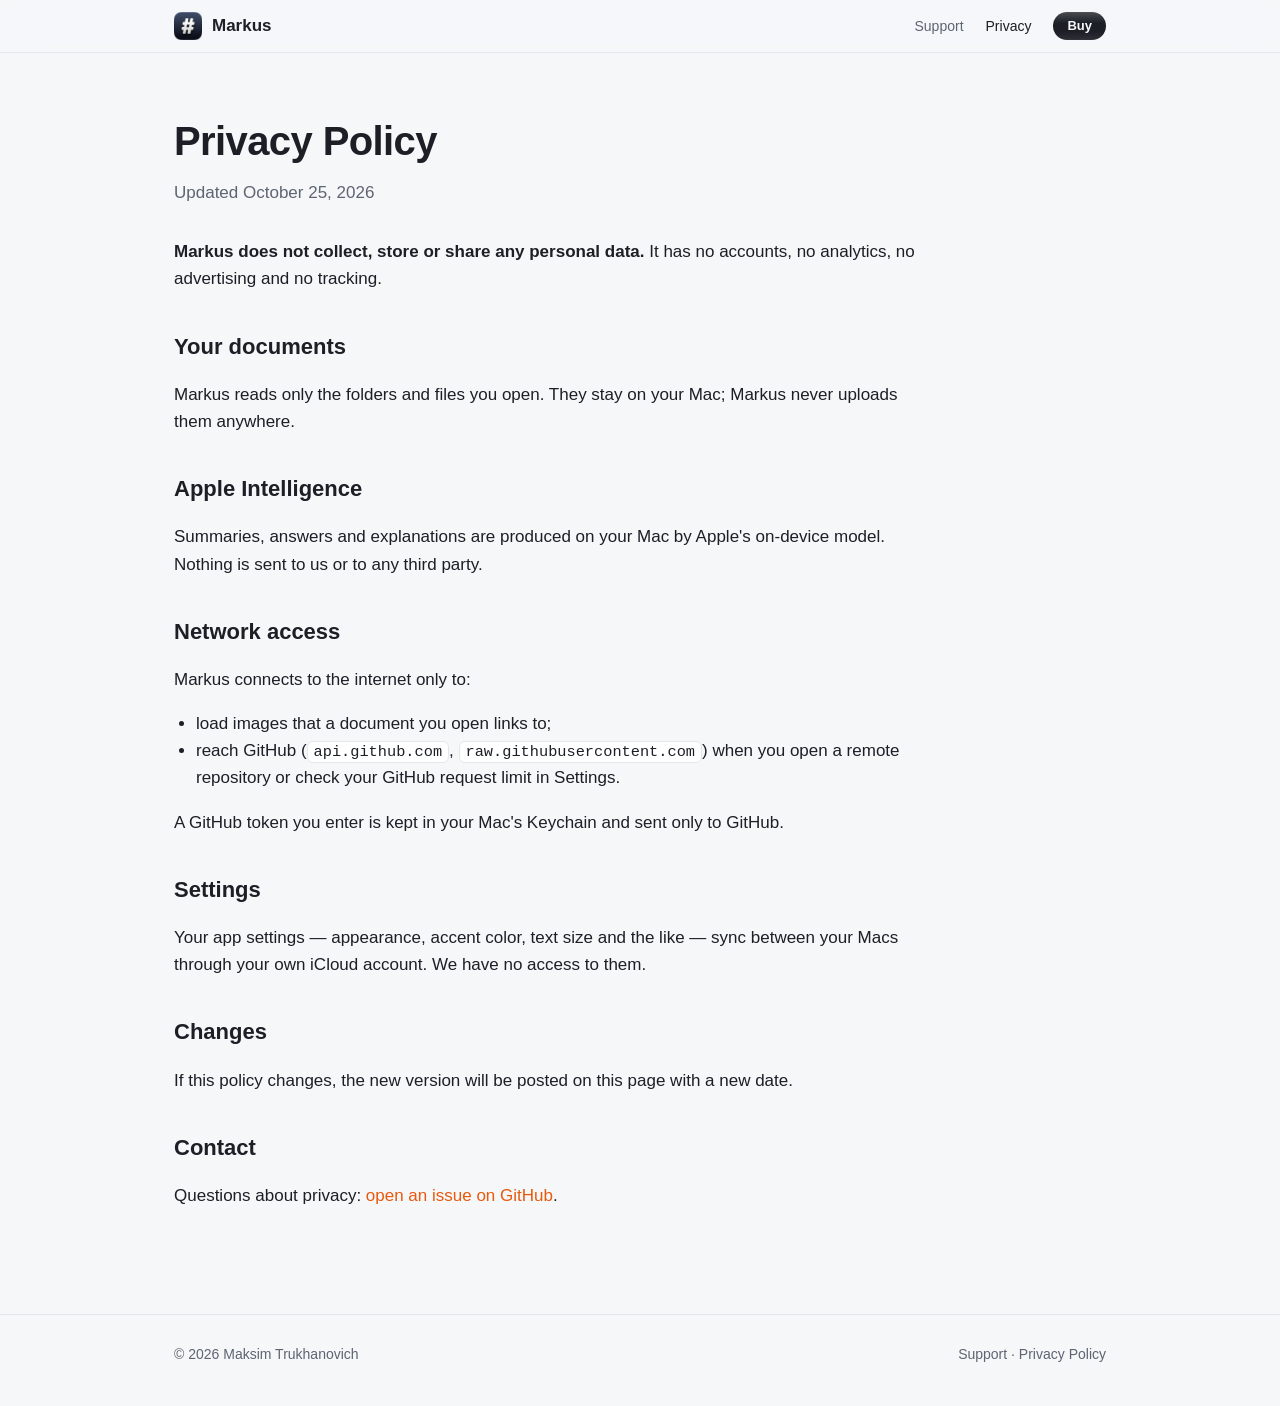
<file: privacy/index.html>
<!doctype html>
<html lang="en">
<head>
  <meta charset="utf-8">
  <meta name="viewport" content="width=device-width, initial-scale=1">
  <title>Privacy Policy — Markus</title>
  <meta name="description" content="Markus does not collect, store or share any personal data.">
  <link rel="icon" type="image/png" href="../images/favicon.png">
  <link rel="stylesheet" href="../style.css">
</head>
<body>
  <header class="site">
    <div class="wrap">
      <a class="brand" href="../"><img src="../images/icon.png" alt="">Markus</a>
      <nav><a href="../support/">Support</a><a href="./" aria-current="page">Privacy</a><a class="buy" href="https://apps.apple.com/app/id6826914669?mt=12">Buy</a></nav>
    </div>
  </header>

  <main class="wrap">
    <article class="doc">
      <h1>Privacy Policy</h1>
      <p class="updated">Updated October 25, 2026</p>

      <p><strong>Markus does not collect, store or share any personal data.</strong> It has no accounts, no analytics, no advertising and no tracking.</p>

      <h2>Your documents</h2>
      <p>Markus reads only the folders and files you open. They stay on your Mac; Markus never uploads them anywhere.</p>

      <h2>Apple Intelligence</h2>
      <p>Summaries, answers and explanations are produced on your Mac by Apple's on-device model. Nothing is sent to us or to any third party.</p>

      <h2>Network access</h2>
      <p>Markus connects to the internet only to:</p>
      <ul>
        <li>load images that a document you open links to;</li>
        <li>reach GitHub (<code>api.github.com</code>, <code>raw.githubusercontent.com</code>) when you open a remote repository or check your GitHub request limit in Settings.</li>
      </ul>
      <p>A GitHub token you enter is kept in your Mac's Keychain and sent only to GitHub.</p>

      <h2>Settings</h2>
      <p>Your app settings — appearance, accent color, text size and the like — sync between your Macs through your own iCloud account. We have no access to them.</p>

      <h2>Changes</h2>
      <p>If this policy changes, the new version will be posted on this page with a new date.</p>

      <h2>Contact</h2>
      <p>Questions about privacy: <a href="https://github.com/maxtrukhanovich/markus-app/issues">open an issue on GitHub</a>.</p>
    </article>
  </main>

  <footer class="site">
    <div class="wrap">
      <span>© 2026 Maksim Trukhanovich</span>
      <span><a href="../support/">Support</a> · <a href="./">Privacy Policy</a></span>
    </div>
  </footer>
</body>
</html>
</file>
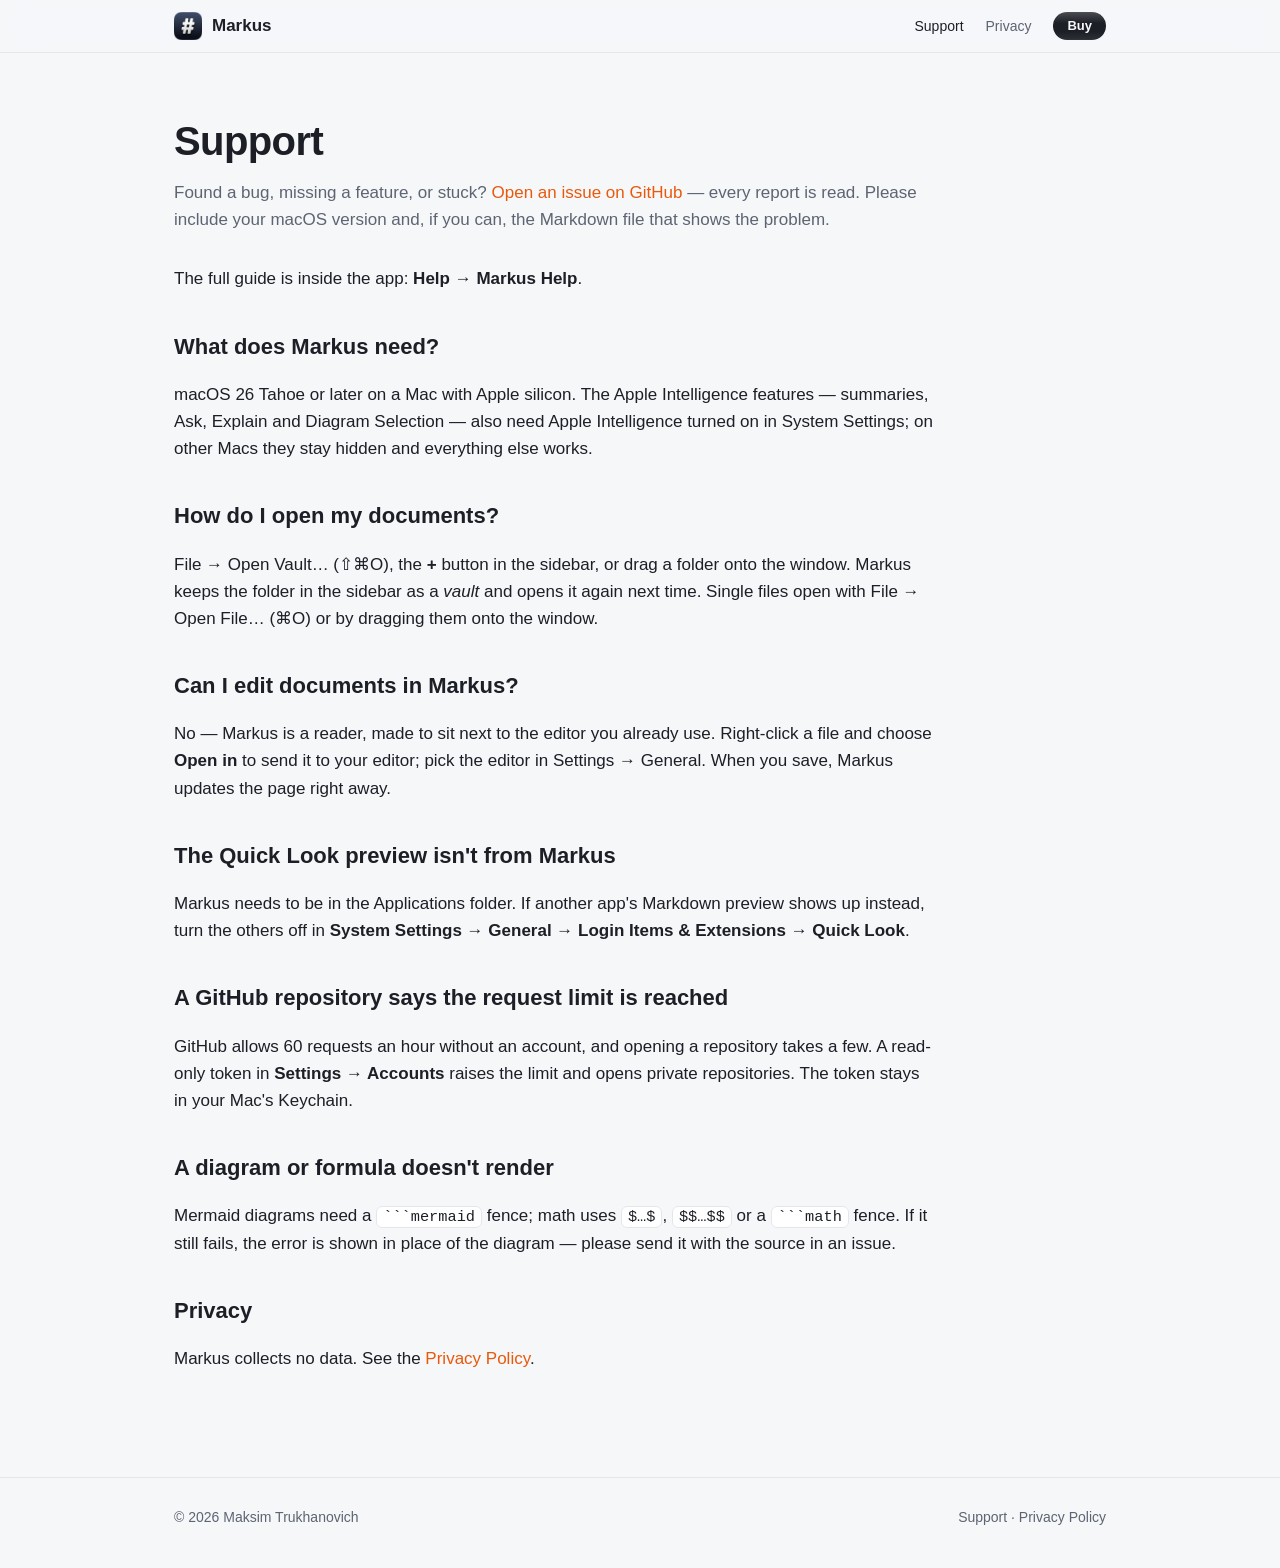
<file: support/index.html>
<!doctype html>
<html lang="en">
<head>
  <meta charset="utf-8">
  <meta name="viewport" content="width=device-width, initial-scale=1">
  <title>Support — Markus</title>
  <meta name="description" content="Help with Markus, the Markdown reader for Mac, and how to get in touch.">
  <link rel="icon" type="image/png" href="../images/favicon.png">
  <link rel="stylesheet" href="../style.css">
</head>
<body>
  <header class="site">
    <div class="wrap">
      <a class="brand" href="../"><img src="../images/icon.png" alt="">Markus</a>
      <nav><a href="./" aria-current="page">Support</a><a href="../privacy/">Privacy</a><a class="buy" href="https://apps.apple.com/app/id6826914669?mt=12">Buy</a></nav>
    </div>
  </header>

  <main class="wrap">
    <article class="doc">
      <h1>Support</h1>
      <p class="updated">Found a bug, missing a feature, or stuck? <a href="https://github.com/maxtrukhanovich/markus-app/issues/new">Open an issue on GitHub</a> — every report is read. Please include your macOS version and, if you can, the Markdown file that shows the problem.</p>

      <p>The full guide is inside the app: <strong>Help → Markus Help</strong>.</p>

      <h2>What does Markus need?</h2>
      <p>macOS 26 Tahoe or later on a Mac with Apple silicon. The Apple Intelligence features — summaries, Ask, Explain and Diagram Selection — also need Apple Intelligence turned on in System Settings; on other Macs they stay hidden and everything else works.</p>

      <h2>How do I open my documents?</h2>
      <p>File → Open Vault… (⇧⌘O), the <strong>+</strong> button in the sidebar, or drag a folder onto the window. Markus keeps the folder in the sidebar as a <em>vault</em> and opens it again next time. Single files open with File → Open File… (⌘O) or by dragging them onto the window.</p>

      <h2>Can I edit documents in Markus?</h2>
      <p>No — Markus is a reader, made to sit next to the editor you already use. Right-click a file and choose <strong>Open in</strong> to send it to your editor; pick the editor in Settings → General. When you save, Markus updates the page right away.</p>

      <h2>The Quick Look preview isn't from Markus</h2>
      <p>Markus needs to be in the Applications folder. If another app's Markdown preview shows up instead, turn the others off in <strong>System Settings → General → Login Items &amp; Extensions → Quick Look</strong>.</p>

      <h2>A GitHub repository says the request limit is reached</h2>
      <p>GitHub allows 60 requests an hour without an account, and opening a repository takes a few. A read-only token in <strong>Settings → Accounts</strong> raises the limit and opens private repositories. The token stays in your Mac's Keychain.</p>

      <h2>A diagram or formula doesn't render</h2>
      <p>Mermaid diagrams need a <code>```mermaid</code> fence; math uses <code>$…$</code>, <code>$$…$$</code> or a <code>```math</code> fence. If it still fails, the error is shown in place of the diagram — please send it with the source in an issue.</p>

      <h2>Privacy</h2>
      <p>Markus collects no data. See the <a href="../privacy/">Privacy Policy</a>.</p>
    </article>
  </main>

  <footer class="site">
    <div class="wrap">
      <span>© 2026 Maksim Trukhanovich</span>
      <span><a href="./">Support</a> · <a href="../privacy/">Privacy Policy</a></span>
    </div>
  </footer>
</body>
</html>
</file>
<file: style.css>
:root {
  --bg: #f6f7f9;
  --surface: #ffffff;
  --text: #1c1f26;
  --muted: #5d6472;
  --line: #e3e6eb;
  --accent: #e8590c;
  /* Liquid Glass, measured on Markus's toolbar controls in macOS 26 */
  --glass-sheen: linear-gradient(rgba(255, 255, 255, .09), rgba(255, 255, 255, 0) 40%, rgba(255, 255, 255, 0) 70%, rgba(255, 255, 255, .05));
  --glass: var(--glass-sheen), rgba(255, 255, 255, .12);
  --glass-edge: 0 0 0 .5px rgba(0, 0, 0, .8), inset 0 .5px 0 rgba(255, 255, 255, .3), inset 0 1.5px 1px rgba(255, 255, 255, .1),
    inset 0 -.5px 0 rgba(255, 255, 255, .26), inset 0 -1.5px 1px rgba(255, 255, 255, .07);
  --glass-white: linear-gradient(rgba(255, 255, 255, .85), rgba(255, 255, 255, 0) 25%, rgba(255, 255, 255, 0) 50%, rgba(255, 255, 255, .65));
  --glass-white-edge: inset 0 0 0 .5px rgba(0, 0, 0, .18), inset 0 1.5px 1px rgba(255, 255, 255, .95), inset 0 -1.5px 1px rgba(255, 255, 255, .8),
    0 0 0 .5px rgba(255, 255, 255, .3);
  --glass-ink: linear-gradient(rgba(255, 255, 255, .2), rgba(255, 255, 255, 0) 40%, rgba(255, 255, 255, 0) 70%, rgba(255, 255, 255, .08));
  --glass-ink-edge: inset 0 0 0 .5px rgba(0, 0, 0, .5), inset 0 .5px 0 rgba(255, 255, 255, .35), inset 0 -.5px 0 rgba(255, 255, 255, .2);
  --glass-on-text: var(--glass-ink);
  --glass-on-text-edge: var(--glass-ink-edge);
  color-scheme: light dark;
}

@media (prefers-color-scheme: dark) {
  :root {
    --bg: #121419;
    --surface: #1b1e25;
    --text: #e9ebef;
    --muted: #9aa1ae;
    --line: #2a2e37;
    --accent: #ff8a3d;
    --glass-on-text: var(--glass-white);
    --glass-on-text-edge: var(--glass-white-edge);
  }
}

* { box-sizing: border-box; }

body {
  margin: 0;
  background: var(--bg);
  color: var(--text);
  font: 17px/1.6 -apple-system, BlinkMacSystemFont, "SF Pro Text", "Helvetica Neue", sans-serif;
  -webkit-font-smoothing: antialiased;
}

a { color: var(--accent); text-decoration: none; }
a:hover { text-decoration: underline; }

.wrap { max-width: 980px; margin: 0 auto; padding: 0 24px; }

header.site {
  position: sticky; top: 0; z-index: 1;
  background: color-mix(in srgb, var(--bg) 82%, transparent);
  backdrop-filter: saturate(180%) blur(16px);
  -webkit-backdrop-filter: saturate(180%) blur(16px);
  border-bottom: 1px solid var(--line);
}
header.site .wrap { display: flex; align-items: center; justify-content: space-between; height: 52px; }
header.site .brand { display: flex; align-items: center; gap: 10px; color: var(--text); font-weight: 600; }
header.site .brand img { width: 28px; height: 28px; }
header.site nav { display: flex; align-items: center; }
header.site nav a { color: var(--muted); margin-left: 22px; font-size: 14px; }
header.site nav a:hover, header.site nav a[aria-current] { color: var(--text); text-decoration: none; }
header.site nav a.buy {
  padding: 4px 14px; border-radius: 999px; color: var(--bg); font-size: 13px; font-weight: 600;
  background-color: var(--text); background-image: var(--glass-on-text); box-shadow: var(--glass-on-text-edge);
}
header.site nav a.buy:hover { color: var(--bg); opacity: .86; }

article.doc { padding: 56px 0 40px; max-width: 760px; }
article.doc h1 { font-size: 40px; letter-spacing: -0.015em; margin: 0 0 6px; }
article.doc .updated { color: var(--muted); margin: 0 0 32px; }
article.doc h2 { font-size: 22px; margin: 36px 0 8px; }
article.doc p, article.doc li { color: var(--text); }
article.doc ul { padding-left: 22px; }
article.doc code { font: 0.9em ui-monospace, "SF Mono", Menlo, monospace; background: var(--surface); border: 1px solid var(--line); border-radius: 6px; padding: 1px 6px; }

footer.site { border-top: 1px solid var(--line); margin-top: 48px; padding: 28px 0 40px; color: var(--muted); font-size: 14px; }
footer.site .wrap { display: flex; flex-wrap: wrap; gap: 8px 22px; justify-content: space-between; }
footer.site a { color: var(--muted); }

@media (max-width: 640px) {
  header.site nav a { margin-left: 14px; }
  article.doc h1 { font-size: 32px; }
}
</file>
<file: landing.css>
@property --light { syntax: "<angle>"; inherits: true; initial-value: 40deg; }

html.landing {
  --bg: #000;
  --surface: #141416;
  --text: #f5f5f7;
  --muted: #98989d;
  --line: rgba(255, 255, 255, .13);
  --accent: #ff8a3d;
  --spring: cubic-bezier(.16, 1, .3, 1);
  --nav: 52px;
  --glass-on-text: var(--glass-white);
  --glass-on-text-edge: var(--glass-white-edge);
  color-scheme: dark;
  background: var(--bg);
  overflow-x: clip;
}

.landing footer.site { margin-top: 0; }

.landing h1, .landing h2 { font-weight: 700; letter-spacing: -.03em; line-height: 1.05; text-wrap: balance; margin: 0; }
.landing h2 { font-size: clamp(38px, 5.4vw, 72px); }
.landing section { position: relative; }
.landing strong { color: var(--text); font-weight: inherit; }

.fine { color: var(--muted); font-size: 14px; }

.pill {
  display: inline-flex; align-items: center; justify-content: center;
  min-height: 50px; padding: 0 28px; border-radius: 999px;
  background-color: #f2f2f5; background-image: var(--glass-white); box-shadow: var(--glass-white-edge), 0 8px 26px rgba(0, 0, 0, .45);
  color: #000; font-size: 17px; font-weight: 600;
  transition: transform .4s var(--spring), background-color .2s;
}
.pill:hover { background-color: #fafafc; text-decoration: none; transform: scale(1.04); }
.pill:active { transform: scale(.98); }
.pill:focus-visible, .chapter button:focus-visible, .keycap:focus-visible, .wikilink:focus-visible { outline: 3px solid var(--accent); outline-offset: 3px; }

.cta { display: inline-flex; flex-direction: column; align-items: center; gap: 12px; }

.window {
  position: relative; overflow: hidden; border-radius: 1.37% / 2.19%;
  background: #1c1c1e;
  box-shadow: 0 40px 110px rgba(0, 0, 0, .65);
}
.window img { display: block; width: 100%; height: auto; }

.window::after, .card::after, .ql-stage::after {
  content: ""; position: absolute; inset: 0; z-index: 3; padding: 1px; border-radius: inherit; pointer-events: none;
  background: conic-gradient(from calc(var(--light) - 40deg),
    rgba(255, 255, 255, .2) 0deg, rgba(255, 205, 165, .5) 24deg, #fff 40deg, rgba(205, 225, 255, .5) 56deg, rgba(255, 255, 255, .2) 80deg,
    rgba(255, 255, 255, .2) 360deg);
  -webkit-mask: linear-gradient(#000 0 0) content-box, linear-gradient(#000 0 0);
  -webkit-mask-composite: xor;
  mask-composite: exclude;
  transition: --light .35s ease-out;
}

.section-head { max-width: 860px; margin: 0 auto clamp(40px, 6vw, 72px); padding: 0 24px; text-align: center; }
.section-head p { margin: 18px auto 0; max-width: 680px; color: var(--muted); font-size: clamp(19px, 1.8vw, 23px); font-weight: 500; line-height: 1.35; letter-spacing: -.012em; text-wrap: pretty; }

.motion [data-reveal] { transition: opacity 1s var(--spring), transform 1.2s var(--spring); }
.motion [data-reveal]:not(.in) { opacity: 0; transform: translateY(36px) scale(.985); }

.app-icon { position: relative; width: clamp(68px, 11vh, 104px); aspect-ratio: 1; margin: 0 auto; }
.app-icon img {
  display: block; width: 100%; height: 100%; border-radius: 26%;
  box-shadow: 0 14px 34px rgba(0, 0, 0, .55), 0 0 70px rgba(255, 138, 61, .16);
  transform: perspective(520px) rotateX(var(--rx, 0deg)) rotateY(var(--ry, 0deg));
  transition: transform .6s var(--spring);
}

/* Hero */

.hero-sticky { padding: clamp(48px, 9vw, 72px) 20px 0; text-align: center; background: radial-gradient(90% 70% at 50% 0%, #20232d, #000 72%); }
.hero-copy { position: relative; }
.hero-copy h1 { margin-top: clamp(16px, 3vh, 26px); font-size: clamp(44px, min(7.4vw, 11.5vh), 96px); }
.hero-copy h1 span { display: block; }
.hero-copy .warm { padding-bottom: .1em; background: linear-gradient(95deg, #fff 8%, #ffc8a0 52%, #ff8a3d 96%); -webkit-background-clip: text; background-clip: text; color: transparent; }
.hero-copy .lede { margin: clamp(6px, 1.2vh, 12px) auto 0; max-width: 680px; color: var(--muted); font-size: clamp(18px, min(1.8vw, 2.8vh), 23px); font-weight: 500; line-height: 1.35; letter-spacing: -.012em; text-wrap: pretty; }
.hero-copy .cta { margin-top: clamp(18px, 3vh, 28px); }
.hero-window { margin: 56px auto 0; max-width: 1180px; }

@keyframes rise { from { opacity: 0; transform: translateY(26px); filter: blur(10px); } }
@keyframes lift { from { opacity: 0; transform: translateY(70px); } }
.motion .hero-copy > * { animation: rise 1.2s var(--spring) both; }
.motion .hero-copy > :nth-child(2) { animation-delay: .08s; }
.motion .hero-copy > :nth-child(3) { animation-delay: .18s; }
.motion .hero-copy > :nth-child(4) { animation-delay: .26s; }
.motion .hero-window .window { animation: lift 1.5s .24s var(--spring) both; }

.pin .hero-scene { height: 220vh; }
.pin .hero-sticky {
  position: sticky; top: var(--nav); height: calc(100vh - var(--nav)); overflow: clip;
  padding-top: clamp(20px, 4.4vh, 44px);
}
.pin .hero-window {
  position: absolute; top: 0; left: 50%; margin: 0;
  width: min(1180px, 100vw - 64px, (100vh - var(--nav) - 56px) * 1.6);
  transform: translate(-50%, 68vh) perspective(1700px) rotateX(26deg) scale(.84);
  transform-origin: 50% 40%;
  will-change: transform;
}
.pin .hero-window::before {
  content: ""; position: absolute; inset: -18% -14%; z-index: -1; pointer-events: none;
  background: radial-gradient(50% 50% at 50% 50%, rgba(255, 138, 61, .3), rgba(255, 138, 61, 0) 72%);
  opacity: var(--glow, .4);
}

/* Statement */

.statement { max-width: 1040px; margin: 0 auto; padding: clamp(120px, 22vh, 240px) 24px; }
.statement p { margin: 0; font-size: clamp(32px, 4.9vw, 64px); font-weight: 700; line-height: 1.14; letter-spacing: -.028em; text-wrap: pretty; }
.statement .word { opacity: .16; }

/* Compare */

.compare-section { padding: 40px 24px clamp(110px, 16vw, 200px); }
.compare {
  --pos: 68%;
  max-width: 1180px; margin: 0 auto; cursor: ew-resize; touch-action: pan-y;
  -webkit-user-select: none; user-select: none;
}
.compare img { pointer-events: none; -webkit-user-drag: none; }
.compare .compare-page { position: absolute; inset: 0; height: 100%; clip-path: inset(0 0 0 var(--pos)); }
.compare-input { position: absolute; left: var(--pos); bottom: 0; width: 1px; height: 1px; opacity: 0; pointer-events: none; }
.compare-handle { position: absolute; top: 0; bottom: 0; left: var(--pos); width: 2px; margin-left: -1px; background: rgba(255, 255, 255, .92); box-shadow: 0 0 24px rgba(0, 0, 0, .55); }
.compare-handle span {
  position: absolute; top: 50%; left: 50%; width: 46px; height: 46px; margin: -23px 0 0 -23px; border-radius: 50%;
  background-color: #f2f2f5; background-image: var(--glass-white); box-shadow: var(--glass-white-edge), 0 6px 22px rgba(0, 0, 0, .45);
  transition: transform .4s var(--spring);
}
.compare-handle span::before {
  content: ""; position: absolute; inset: 0;
  background: url("data:image/svg+xml,%3Csvg xmlns='http://www.w3.org/2000/svg' viewBox='0 0 46 46' fill='none' stroke='%231d1d1f' stroke-width='2.5' stroke-linecap='round' stroke-linejoin='round'%3E%3Cpath d='M16.5 17.5 11 23l5.5 5.5M29.5 17.5 35 23l-5.5 5.5'/%3E%3C/svg%3E") center / 100% no-repeat;
}
.compare:hover .compare-handle span, .compare.dragging .compare-handle span { transform: scale(1.14); }
.compare-input:focus-visible ~ .compare-handle span { outline: 3px solid var(--accent); outline-offset: 3px; }
.chip {
  position: absolute; bottom: 5%; padding: 5px 13px; border-radius: 999px;
  background: var(--glass-sheen), rgba(44, 44, 48, .62); box-shadow: var(--glass-edge);
  -webkit-backdrop-filter: blur(14px) saturate(1.6); backdrop-filter: blur(14px) saturate(1.6);
  color: #f5f5f7; font-size: 13px; font-weight: 600; transition: opacity .3s;
}
.chip-source { left: 36.6%; }
.chip-page { right: 2.5%; }
.compare.at-page .chip-source, .compare.at-source .chip-page { opacity: 0; }

/* Tour */

.tour-scene { padding: 0 24px clamp(90px, 14vw, 180px); }
.chapters { list-style: none; margin: 0 auto; padding: 0; max-width: 760px; display: grid; gap: 72px; }
.chapter h3 { margin: 0; font-size: clamp(26px, 3.4vw, 34px); font-weight: 700; line-height: 1.12; letter-spacing: -.022em; }
.chapter button { all: unset; display: block; color: inherit; }
.chapter-body p { margin: 12px 0 0; color: var(--muted); font-size: 18px; font-weight: 500; line-height: 1.4; letter-spacing: -.008em; }
.chapter-shot { margin-top: 24px; }
.tour-stage { display: none; }

.pin .tour-scene { height: 380vh; padding: 0; }
.pin .tour-sticky {
  position: sticky; top: var(--nav); height: calc(100vh - var(--nav));
  display: grid; grid-template-columns: minmax(250px, 320px) minmax(0, 1fr); align-items: center; gap: clamp(32px, 4vw, 64px);
  max-width: 1500px; margin: 0 auto; padding: 0 clamp(28px, 4vw, 56px);
}
.pin .chapters { display: block; max-width: none; margin: 0; }
.pin .chapter { position: relative; padding: 14px 0 14px 22px; }
.pin .chapter::before, .pin .chapter::after { content: ""; position: absolute; top: 14px; bottom: 14px; left: 0; width: 2px; border-radius: 2px; }
.pin .chapter::before { background: var(--line); }
.pin .chapter::after { background: var(--accent); transform: scaleY(var(--fill, 0)); transform-origin: top; }
.pin .chapter h3 { font-size: clamp(19px, 1.7vw, 23px); letter-spacing: -.016em; line-height: 1.18; color: #6e6e73; transition: color .4s; }
.pin .chapter button { cursor: pointer; }
.pin .chapter button:hover { color: var(--text); }
.pin .chapter.is-active h3 { color: var(--text); }
.pin .chapter-body { display: grid; grid-template-rows: 0fr; overflow: hidden; opacity: 0; transition: grid-template-rows .7s var(--spring), opacity .5s; }
.pin .chapter-body p { min-height: 0; font-size: 16px; }
.pin .chapter.is-active .chapter-body { grid-template-rows: 1fr; opacity: 1; }
.pin .chapter-shot { display: none; }
.pin .tour-stage {
  display: block; justify-self: center; width: 100%;
  max-width: calc((100vh - var(--nav) - 72px) * 1.6);
  aspect-ratio: 16 / 10;
}
.pin .tour-frame { position: absolute; inset: 0; opacity: 0; transform: scale(1.025); transition: opacity .6s ease, transform 1.1s var(--spring); }
.pin .tour-frame.is-active { opacity: 1; transform: none; }
.tour-frame > img { height: 100%; }
.tour-page { position: absolute; overflow: hidden; }
.tour-page img { transform: translateY(calc(var(--scroll, 0) * var(--travel))); will-change: transform; }
.tour-float { position: absolute; border-radius: 999px; background-repeat: no-repeat; }
.tour-frame { container-type: inline-size; }
.tour-pill {
  --scale: .55; --grow: .45s var(--spring);
  position: absolute; transform: translateY(-50%);
  display: flex; flex-direction: column; align-items: center; gap: calc(var(--gap) * var(--pt));
  width: calc(28 * var(--scale) * var(--pt)); padding: calc(7 * var(--pt)) 0; border-radius: calc(12 * var(--pt));
  background: linear-gradient(#fdfdfd, #f9f9f9 40%, #fbfbfb);
  box-shadow: 0 0 0 calc(.5 * var(--pt)) rgb(0 0 0 / .14), 0 calc(3 * var(--pt)) calc(10 * var(--pt)) rgb(0 0 0 / .06);
  transition: width var(--grow);
}
.tour-pill.is-dark {
  background: linear-gradient(#434346, #3a3a3c 30%, #3a3a3c 70%, #434346);
  box-shadow: 0 0 0 calc(.5 * var(--pt)) rgb(0 0 0 / .5), inset 0 0 0 calc(.5 * var(--pt)) rgb(255 255 255 / .14), inset 0 calc(.5 * var(--pt)) 0 rgb(255 255 255 / .22);
}
.tour-pill.is-moving { --scale: 1; }
.tour-pill i {
  --width: 14; --height: var(--bar);
  flex: none; width: calc(var(--width) * var(--scale) * var(--pt)); height: calc(var(--height) * var(--scale) * var(--pt));
  border-radius: 99px; background: #cecece;
  transition: width var(--grow), height var(--grow), background-color .25s;
}
.tour-pill.is-dark i { background: #606061; }
.tour-pill .l2 { --width: 11; }
.tour-pill .l3 { --width: 8; }
.tour-pill .l4 { --width: calc(var(--bar) + .5); --height: calc(var(--bar) + .5); }
.tour-pill i.is-current { background: var(--pill-accent); }

/* Quick Look */

.ask-scene { padding: 0 24px clamp(100px, 14vw, 170px); }
.ask-window { max-width: 1180px; margin: 0 auto; }
.ask-canvas { position: relative; }
.ask-window .ask-final { position: absolute; inset: 0; }
.ask-layers { display: none; }
.ask-layers i { position: absolute; z-index: 1; background-image: url(images/shots/ask.jpg); background-repeat: no-repeat; }
.motion .ask-window .ask-final { visibility: hidden; }
.motion .ask-layers { display: block; }
.ask-layers .ask-type, .ask-layers .ask-mark { clip-path: inset(0 100% 0 0); }
.ask-layers .ask-badge, .ask-layers .ask-source { opacity: 0; }
.ask-layers .ask-badge { border-radius: 50%; }
.ask-scene.play .ask-type { animation: ask-wipe .3s linear var(--at) forwards; }
.ask-scene.play .ask-mark { animation: ask-wipe .32s cubic-bezier(.5, 0, .3, 1) var(--at) forwards; }
.ask-scene.play .ask-badge { animation: ask-pop .6s var(--spring) var(--at) forwards; }
.ask-scene.play .ask-source { animation: ask-fade .45s ease var(--at) forwards; }
@keyframes ask-wipe { to { clip-path: inset(0 0 0 0); } }
@keyframes ask-pop { from { opacity: 0; transform: scale(.2); } 50% { opacity: 1; } to { opacity: 1; transform: none; } }
@keyframes ask-fade { from { opacity: 0; transform: translateY(6px); } to { opacity: 1; transform: none; } }

.ask-steps { display: grid; grid-template-columns: repeat(3, minmax(0, 1fr)); gap: 40px; max-width: 1080px; margin: clamp(56px, 7vw, 88px) auto 0; padding: 0; list-style: none; }
.ask-steps li { position: relative; padding-left: 52px; }
.ask-badge-n { position: absolute; left: 0; top: 12px; display: grid; place-items: center; width: 34px; height: 34px; border-radius: 50%; background: #0a84ff; color: #fff; font-size: 16px; font-weight: 700; }
.ask-word { position: relative; display: inline-block; font-size: clamp(40px, 4.6vw, 60px); font-weight: 700; letter-spacing: -.035em; line-height: 1.12; }
.ask-word-mark { position: absolute; inset: 0; margin: 0 -.08em; padding: 0 .08em; border-radius: 6px; background: #cee2ff; color: #1d1d1f; }
.ask-steps p { margin: 14px 0 0; max-width: 270px; color: var(--muted); font-size: 18px; font-weight: 500; line-height: 1.38; letter-spacing: -.01em; text-wrap: pretty; }
.motion .ask-word-mark { clip-path: inset(0 100% 0 0); }
.motion .ask-badge-n { opacity: 0; transform: scale(.2); }
.motion .ask-steps.play .ask-word-mark { animation: ask-wipe .55s cubic-bezier(.5, 0, .3, 1) var(--at) forwards; }
.motion .ask-steps.play .ask-badge-n { animation: ask-pop .6s var(--spring) calc(var(--at) + .5s) forwards; }
@media (max-width: 820px) {
  .ask-window.window { aspect-ratio: 1.15; }
  .ask-canvas { position: absolute; top: 0; right: 0; height: 100%; aspect-ratio: 1.6; }
  .ask-canvas img { width: 100%; height: 100%; }
  .ask-steps { grid-template-columns: 1fr; gap: 30px; }
}

.quicklook { padding: 0 24px clamp(100px, 14vw, 170px); text-align: center; }
.ql-stage {
  position: relative; max-width: 780px; aspect-ratio: 1620 / 1286; margin: 0 auto;
  border-radius: 2.55% / 3.2%; background: #1c1c1f; box-shadow: 0 30px 90px rgba(0, 0, 0, .6);
}
.ql-finder { position: absolute; inset: 0; overflow: hidden; border-radius: inherit; transition: opacity .4s, filter .4s; }
.ql-bar { display: flex; align-items: center; gap: 7px; height: 46px; padding: 0 16px; background: #29292c; box-shadow: 0 1px 0 rgba(0, 0, 0, .5); }
.ql-bar i { width: 11px; height: 11px; border-radius: 50%; background: #48484c; }
.ql-bar span { margin-left: 12px; color: #e5e5ea; font-size: 14px; font-weight: 600; }
.ql-files { display: grid; grid-template-columns: repeat(4, minmax(0, 1fr)); align-items: start; gap: clamp(14px, 3.6vw, 30px) 2%; min-width: 0; margin: 0; border: 0; padding: clamp(16px, 4vw, 34px) 3%; }
.ql-files legend { position: absolute; width: 1px; height: 1px; overflow: hidden; clip-path: inset(50%); }
.ql-file { position: relative; display: flex; flex-direction: column; align-items: center; gap: 6px; min-width: 0; color: #d1d1d6; font-size: clamp(10px, 1.5vw, 13px); line-height: 1.3; text-align: center; }
.ql-file input { position: absolute; inset: 0; z-index: 1; width: 100%; height: 100%; margin: 0; opacity: 0; cursor: default; }
.ql-file b { display: block; padding: 7px; border-radius: 10px; transition: background-color .12s; }
.ql-file i {
  position: relative; display: flex; align-items: flex-end; justify-content: center;
  width: clamp(42px, 9.4vw, 84px); aspect-ratio: 4 / 5; padding-bottom: 8%; border-radius: 4px;
  background: linear-gradient(180deg, #fcfcfd, #e2e3e8);
  clip-path: polygon(0 0, 74% 0, 100% 20.8%, 100% 100%, 0 100%);
  color: #6e6e73; font-style: normal; font-size: clamp(9px, 1.5vw, 14px); font-weight: 700;
}
.ql-file i::after { content: ""; position: absolute; top: 0; right: 0; width: 26%; aspect-ratio: 1; background: #c5c6cc; clip-path: polygon(0 0, 100% 100%, 0 100%); }
.ql-file span { display: -webkit-box; max-width: 100%; padding: 2px 8px; border-radius: 5px; overflow: hidden; -webkit-box-orient: vertical; -webkit-line-clamp: 2; }
.ql-file:hover b { background: rgba(255, 255, 255, .05); }
.ql-file:has(input:checked) b { background: rgba(255, 255, 255, .14); }
.ql-file:has(input:checked) span { background: #c2601f; color: #fff; }
.ql-file:has(input:focus-visible) span { outline: 2px solid var(--accent); outline-offset: 2px; }
.quicklook.open .ql-finder { pointer-events: none; }
.quicklook.open .ql-stage { cursor: pointer; }
.ql-preview {
  position: absolute; inset: 0; width: 100%; height: 100%; border-radius: inherit;
  box-shadow: 0 30px 90px rgba(0, 0, 0, .7);
  opacity: 0; transform: scale(.1); pointer-events: none;
  transition: transform .34s cubic-bezier(.4, 0, .9, .4), opacity .2s .1s;
}
.quicklook.open .ql-preview { opacity: 1; transform: none; transition: transform .62s var(--spring), opacity .16s; }
.quicklook.open .ql-finder { opacity: .25; filter: blur(4px); }
.ql-key { margin-top: 34px; }
.ql-key .fine { margin: 14px 0 0; }
.keycap {
  width: min(420px, 78vw); height: 62px; border: 0; border-radius: 13px; cursor: pointer;
  background: linear-gradient(180deg, #38383c, #2a2a2e); color: #d1d1d6; font: 500 15px -apple-system, BlinkMacSystemFont, sans-serif;
  box-shadow: 0 1px 0 rgba(255, 255, 255, .22) inset, 0 5px 0 #111113, 0 12px 24px rgba(0, 0, 0, .5);
  transition: transform .12s, box-shadow .12s;
}
.keycap:active, .keycap.down, .keycap[aria-pressed="true"] { transform: translateY(4px); box-shadow: 0 1px 0 rgba(255, 255, 255, .18) inset, 0 1px 0 #111113, 0 3px 8px rgba(0, 0, 0, .5); }
.keycap[aria-pressed="true"] { color: var(--accent); }

/* Day or night */

.daynight {
  --surface-tone: #f5f5f7; --ink: #1d1d1f; --ink-muted: #6e6e73; --thumb: #f4f4f6; --thumb-lift: .85; --track: rgba(0, 0, 0, .08);
  --track-edge: 0 0 0 .5px rgba(0, 0, 0, .06), inset 0 .5px 0 rgba(255, 255, 255, .8), inset 0 -.5px 0 rgba(255, 255, 255, .6);
  padding: clamp(90px, 13vw, 160px) 24px;
  background: var(--surface-tone); color: var(--ink);
  transition: background-color .7s ease, color .7s ease, --thumb-lift .7s ease;
}
.daynight:has(input[value="dark"]:checked) {
  --surface-tone: #000; --ink: #f5f5f7; --ink-muted: #98989d; --thumb: #3a3a3e; --thumb-lift: .2; --track: rgba(255, 255, 255, .12); --track-edge: var(--glass-edge);
}
.daynight .section-head p { color: var(--ink-muted); transition: color .7s ease; }
.segmented { position: relative; display: inline-grid; grid-template-columns: 1fr 1fr; margin: 30px 0 0; padding: 3px; border: 0; border-radius: 999px;
  background-color: var(--track); background-image: var(--glass-sheen); box-shadow: var(--track-edge); transition: background-color .7s ease;
}
.segmented legend { position: absolute; width: 1px; height: 1px; overflow: hidden; clip-path: inset(50%); }
.segmented::before {
  content: ""; position: absolute; top: 3px; bottom: 3px; left: 3px; width: calc(50% - 3px); border-radius: 999px;
  background-color: var(--thumb);
  background-image: linear-gradient(rgb(255 255 255 / var(--thumb-lift)), rgb(255 255 255 / 0) 30%, rgb(255 255 255 / 0) 55%, rgb(255 255 255 / calc(var(--thumb-lift) * .75)));
  box-shadow: inset 0 0 0 .5px rgba(0, 0, 0, .16), inset 0 .5px 0 rgba(255, 255, 255, .4), inset 0 -.5px 0 rgba(255, 255, 255, .25), 0 2px 8px rgba(0, 0, 0, .18);
  transition: transform .55s var(--spring), background-color .7s ease;
}
.segmented:has(input[value="dark"]:checked)::before { transform: translateX(100%); }
.segmented label { position: relative; min-width: 96px; padding: 8px 20px; color: var(--ink); font-size: 15px; font-weight: 600; text-align: center; cursor: pointer; }
.segmented input { position: absolute; inset: 0; margin: 0; opacity: 0; cursor: pointer; }
.segmented:has(input:focus-visible)::before { outline: 3px solid var(--accent); outline-offset: 2px; }
/* Safari keeps a stale last row when this fractional-height window repaints with its bottom edge off screen; its own layer prevents that. */
.daynight-window { transform: translateZ(0); background: var(--surface-tone); max-width: 1180px; margin: 0 auto; box-shadow: 0 0 0 1px rgba(127, 127, 127, .2), 0 30px 90px rgba(0, 0, 0, .28); }
.daynight-window .daynight-dark { position: absolute; inset: 0; height: 100%; opacity: 0; transition: opacity .7s ease; }
.daynight:has(input[value="dark"]:checked) .daynight-dark { opacity: 1; }

/* Bento */

.bento-section { padding: clamp(100px, 14vw, 170px) 24px clamp(90px, 12vw, 150px); }
.bento { display: grid; grid-template-columns: repeat(6, minmax(0, 1fr)); gap: 16px; max-width: 1120px; margin: 0 auto; }
.card {
  --mx: 50%; --my: 0%;
  position: relative; grid-column: span 2; min-height: 280px; padding: 30px; border-radius: 26px; overflow: hidden;
  background: linear-gradient(112deg, transparent calc(var(--sheen, 130%) - 24%), rgba(255, 255, 255, .06) var(--sheen, 130%), transparent calc(var(--sheen, 130%) + 24%)), var(--surface);
  display: flex; flex-direction: column; justify-content: flex-end;
}
.card::before {
  content: ""; position: absolute; inset: 0; border-radius: inherit; pointer-events: none; opacity: 0; transition: opacity .35s;
  background: radial-gradient(360px circle at var(--mx) var(--my), rgba(255, 138, 61, .15), transparent 70%);
}
.card:hover::before { opacity: 1; }
.card > * { position: relative; }
.card h3 { margin: 0; font-size: 24px; font-weight: 700; letter-spacing: -.02em; line-height: 1.15; }
.card p { margin: 8px 0 0; color: var(--muted); font-size: 16px; font-weight: 500; line-height: 1.38; letter-spacing: -.006em; }
.card-wide { grid-column: span 3; min-height: 210px; }
.card-vaults { grid-column: span 4; min-height: 340px; padding-right: 44%; }
.card-crop {
  position: absolute; top: 30px; right: -2px; bottom: -2px; width: 41%;
  border-radius: 14px 0 0 0; box-shadow: 0 0 0 1px rgba(255, 255, 255, .12);
  background: #e9e9ec url("images/shots/readme-light.jpg") 0 0 / 300% auto no-repeat;
}
.glyph { flex: 1; display: block; margin-bottom: 6px; padding-bottom: .14em; font: 700 clamp(58px, 7vw, 86px)/1 -apple-system, BlinkMacSystemFont, sans-serif; letter-spacing: -.02em; background: linear-gradient(170deg, #fff 20%, #6e6e73); -webkit-background-clip: text; background-clip: text; color: transparent; }
.glyph-mono { font: 600 clamp(30px, 3.2vw, 40px)/1.15 ui-monospace, "SF Mono", Menlo, monospace; letter-spacing: -.03em; }
.card .wiki { flex: 1; margin: 0 0 18px; color: var(--text); font-size: 23px; font-weight: 600; line-height: 1.25; letter-spacing: -.016em; }
.tags { flex: 1; display: flex; flex-wrap: wrap; align-content: flex-start; gap: 7px; list-style: none; margin: 0 0 22px; padding: 0; }
.tags li {
  padding: 5px 12px; border-radius: 999px; color: #e5e5ea; font-size: 14px; font-weight: 500;
  background: var(--glass); box-shadow: var(--glass-edge), 0 2px 8px rgba(0, 0, 0, .3);
}
.wikilink { position: relative; color: var(--accent); text-decoration: underline; text-decoration-color: rgba(255, 138, 61, .4); text-underline-offset: 3px; cursor: pointer; }
.wiki-preview {
  position: absolute; left: -18px; bottom: calc(100% + 10px); z-index: 2; width: 240px; padding: 12px 14px; border-radius: 12px;
  background: #2c2c2e; box-shadow: 0 16px 40px rgba(0, 0, 0, .6), 0 0 0 1px rgba(255, 255, 255, .1);
  color: #d1d1d6; font-size: 13px; line-height: 1.35; opacity: 0; transform: translateY(6px) scale(.97); transform-origin: 20% 100%;
  pointer-events: none; transition: opacity .2s, transform .35s var(--spring);
}
.wiki-preview b { display: block; margin-bottom: 3px; color: #fff; }
.wikilink:hover .wiki-preview, .wikilink:focus .wiki-preview { opacity: 1; transform: none; }
.card:has(.wikilink) { overflow: visible; }

.motion .bento [data-reveal]:nth-child(2) { transition-delay: .06s; }
.motion .bento [data-reveal]:nth-child(3) { transition-delay: .12s; }
.motion .bento [data-reveal]:nth-child(4) { transition-delay: .06s; }
.motion .bento [data-reveal]:nth-child(5) { transition-delay: .12s; }
.motion .bento [data-reveal]:nth-child(7) { transition-delay: .06s; }

/* Closing */

.closing { padding: clamp(60px, 9vw, 120px) 24px clamp(110px, 16vw, 190px); text-align: center; background: radial-gradient(closest-side at 50% 42%, rgba(255, 138, 61, .1), transparent); }
.closing .app-icon { width: 104px; margin-bottom: 30px; }
.closing p { margin: 16px 0 30px; color: var(--muted); font-size: clamp(19px, 1.8vw, 23px); font-weight: 500; letter-spacing: -.012em; }

@media (max-width: 820px) {
  .window { aspect-ratio: 1; border-radius: 18px; }
  .window img { height: 100%; object-fit: cover; object-position: 100% 0; }
  .chip-source { left: 3%; }
  .chapter:last-child .window img { object-position: 50% 0; }
  .hero-window { margin-top: 44px; }
  .ql-files { grid-template-columns: repeat(3, minmax(0, 1fr)); }
  .bento { grid-template-columns: repeat(2, minmax(0, 1fr)); }
  .card, .card-wide { grid-column: span 2; min-height: 0; padding: 26px; }
  .glyph { flex: none; }
  .card-vaults { grid-column: span 2; padding-right: 26px; padding-bottom: 230px; }
  .card-crop { top: auto; left: 26px; right: -2px; width: auto; height: 200px; }
  .wiki-preview { width: 210px; }
}

/* Prism */

@property --split { syntax: "<length>"; inherits: true; initial-value: 0px; }
@property --solid { syntax: "<number>"; inherits: true; initial-value: 1; }
@property --thumb-lift { syntax: "<number>"; inherits: true; initial-value: .2; }

.icon-set { position: absolute; }

.prism-scene { overflow: clip; padding: clamp(170px, 18vw, 240px) 24px 40px; background: #000; text-align: center; }
.prism {
  --tint: #ff9400; --sweep: -60%; --spin: 0deg; --caustic: 0; --bloom: .5; --scale: 1;
  --icon: url("data:image/svg+xml,%3Csvg xmlns='http://www.w3.org/2000/svg' viewBox='0 0 24 24'%3E%3Cpath d='M3 6.5A2.5 2.5 0 0 1 5.5 4h4.2c.7 0 1.3.3 1.8.8L13 6.3h5.5A2.5 2.5 0 0 1 21 8.8v8.7a2.5 2.5 0 0 1-2.5 2.5h-13A2.5 2.5 0 0 1 3 17.5z'/%3E%3C/svg%3E");
  position: relative; width: min(46vh, 340px, 62vw); aspect-ratio: 1; margin: 0 auto; border-radius: 24%;
  transform: scale(var(--scale));
  transition: --split .25s ease-out, --solid .25s ease-out;
}
.prism.is-cycling { transition: none; }
.prism-bloom {
  position: absolute; inset: -46%; border-radius: 50%; opacity: var(--bloom);
  background: conic-gradient(#ff2d55, #ff9500, #ffd60a, #34c759, #00c7ff, #0a84ff, #bf5af2, #ff2d55);
  filter: blur(70px); transform: rotate(var(--spin));
  transition: opacity .25s ease-out;
}
.prism-glass {
  position: absolute; inset: 0; overflow: hidden; border-radius: inherit;
  background: linear-gradient(155deg, #3a3c47, #16171d 58%, #0c0d11);
  box-shadow: inset 0 1px 1px rgba(255, 255, 255, .4), inset 0 -18px 40px rgba(0, 0, 0, .55), 0 44px 90px rgba(0, 0, 0, .7);
}
.prism-caustic {
  position: absolute; inset: -30% -60%; opacity: calc(var(--caustic) * .8); mix-blend-mode: screen; filter: blur(14px);
  background: linear-gradient(104deg, transparent 33%, rgba(150, 88, 18, .42) 41%, rgba(228, 158, 58, .82) 47%, rgba(255, 216, 138, .96) 50%, rgba(228, 158, 58, .82) 53%, rgba(150, 88, 18, .42) 59%, transparent 67%);
  transform: translateX(var(--sweep));
  transition: opacity .25s ease-out;
}
.prism::after {
  content: ""; position: absolute; inset: 0; padding: 2px; border-radius: inherit; pointer-events: none;
  background: conic-gradient(from var(--spin), #ff2d55, #ff9500, #ffd60a, #34c759, #00c7ff, #0a84ff, #bf5af2, #ff2d55);
  -webkit-mask: linear-gradient(#000 0 0) content-box, linear-gradient(#000 0 0);
  -webkit-mask-composite: xor;
  mask-composite: exclude;
}
.prism-glyph { position: absolute; inset: 25%; isolation: isolate; }
.prism-glyph i {
  position: absolute; inset: 0; mix-blend-mode: screen;
  -webkit-mask: var(--icon) center / contain no-repeat;
  mask: var(--icon) center / contain no-repeat;
}
.prism-r { background: #ff0037; transform: translate(calc(var(--split) * -1), calc(var(--split) * .35)); }
.prism-g { background: #2bff6a; }
.prism-b { background: #1f5bff; transform: translate(var(--split), calc(var(--split) * -.35)); }
.prism-glyph .prism-tint { mix-blend-mode: normal; background: var(--tint); opacity: var(--solid); }

.prism-copy { position: relative; z-index: 1; margin-top: clamp(28px, 5vh, 54px); }
.prism-copy p { margin: 16px auto 0; max-width: 620px; color: var(--muted); font-size: clamp(19px, 1.8vw, 23px); font-weight: 500; line-height: 1.35; letter-spacing: -.012em; text-wrap: pretty; }
.spectrum {
  display: inline-block; padding-bottom: .14em; margin-bottom: -.14em;
  background: linear-gradient(90deg, #ff6b81, #ff9f45, #ffd60a, #5fe07f, #4fd2ff, #6c8dff, #c77dff, #ff6b81) var(--shift, 0%) 0 / 300% 100%;
  -webkit-background-clip: text; background-clip: text; color: transparent;
}

/* Vault demo */

html:not(.js) .vault-demo { display: none; }

.vault-demo {
  --tint: #ff9400;
  display: grid; grid-template-columns: minmax(0, 1.62fr) minmax(330px, 1fr); gap: 22px;
  max-width: 1280px; margin: 0 auto; padding: clamp(40px, 6vw, 70px) 24px clamp(90px, 12vw, 150px);
}
.vmock {
  --m-bg: #1c1c1e; --m-side: #27272a; --m-text: #f5f5f7; --m-muted: #98989d; --m-line: rgba(255, 255, 255, .09); --m-row: rgba(255, 255, 255, .1); --m-pill: rgba(255, 255, 255, .1); --m-pill-edge: var(--glass-edge); --m-note: rgba(52, 199, 89, .12);
  --m-tint: var(--tint); --m-accent: #ff9400;
  container-type: inline-size; background: var(--m-bg); color: var(--m-text);
  transition: background-color .4s;
}
.vault-demo:has(input[name="vault-appearance"][value="light"]:checked) .vmock {
  --m-bg: #fff; --m-side: #ededf0; --m-text: #1d1d1f; --m-muted: #6e6e73; --m-line: rgba(0, 0, 0, .09); --m-row: rgba(0, 0, 0, .07); --m-pill: rgba(0, 0, 0, .05); --m-pill-edge: 0 0 0 .5px rgba(0, 0, 0, .1), inset 0 .5px 0 rgba(255, 255, 255, .9), inset 0 -.5px 0 rgba(255, 255, 255, .7); --m-note: rgba(52, 199, 89, .1);
}
.vmock-inner { display: grid; grid-template-columns: 25% minmax(0, 1fr); height: 100%; font-size: 1.28cqw; }
.vm-side { padding: 1.5em 1em; background: var(--m-side); border-right: 1px solid var(--m-line); transition: background-color .4s; }
.vm-lights { display: flex; gap: .7em; padding: 0 .6em; }
.vm-lights i { width: 1.1em; height: 1.1em; border-radius: 50%; background: #ff5f57; }
.vm-lights i:nth-child(2) { background: #febc2e; }
.vm-lights i:nth-child(3) { background: #28c840; }
.vm-label { margin: 2.6em .7em .7em; color: var(--m-muted); font-size: 1.05em; font-weight: 600; }
.vm-vaults { display: grid; gap: .2em; }
.vm-vault {
  all: unset; display: flex; align-items: center; gap: .7em; padding: .62em .7em; border-radius: .7em; color: var(--m-text);
  font-size: 1.28em; font-weight: 500; cursor: pointer; transition: background-color .15s;
}
.vm-vault svg { flex: none; width: 1.25em; height: 1.25em; fill: var(--row-tint, var(--m-text)); transition: fill .4s; }
.vm-vault span { min-width: 0; overflow: hidden; text-overflow: ellipsis; white-space: nowrap; }
.vm-vault:hover { background: color-mix(in srgb, var(--m-row) 50%, transparent); }
.vm-vault.is-active { background: var(--m-row); font-weight: 600; }
.vm-vault:focus-visible { outline: 2px solid var(--accent); outline-offset: 1px; }
.vm-main { position: relative; display: flex; flex-direction: column; min-width: 0; }
.vm-top { position: relative; overflow: hidden; background: linear-gradient(180deg, color-mix(in srgb, var(--m-tint) 20%, transparent), transparent); }
.vm-toolbar { display: flex; justify-content: center; padding: 1em 1em .7em; }
.vm-pill {
  display: grid; justify-items: center; min-width: 17em; padding: .4em 1.6em; border-radius: 99em;
  background-color: var(--m-pill); background-image: var(--glass-sheen); box-shadow: var(--m-pill-edge);
}
.vm-pill strong { color: var(--m-text); font-size: 1.14em; font-weight: 600; }
.vm-pill span { color: var(--m-muted); font-size: .86em; }
.vm-tabs { display: flex; gap: 1.8em; padding: 0 1.6em; border-bottom: 1px solid var(--m-line); color: var(--m-muted); font-size: 1.12em; }
.vm-tabs span { padding: .55em .2em; border-bottom: 2px solid transparent; white-space: nowrap; }
.vm-tabs .is-active { border-color: var(--m-accent); color: var(--m-accent); font-weight: 600; transition: color .4s, border-color .4s; }
.vm-sweep {
  position: absolute; inset: -40% -80%; opacity: 0; mix-blend-mode: screen; filter: blur(12px); pointer-events: none;
  background: linear-gradient(104deg, transparent 33%, rgba(150, 88, 18, .42) 41%, rgba(228, 158, 58, .82) 47%, rgba(255, 216, 138, .96) 50%, rgba(228, 158, 58, .82) 53%, rgba(150, 88, 18, .42) 59%, transparent 67%);
}
.vm-page { flex: 1; min-height: 0; overflow: hidden; padding: 2.8em 5em 0; font-family: Georgia, "Times New Roman", serif; }
.vm-page h4 { margin: 0 0 .5em; padding-bottom: .4em; border-bottom: 1px solid var(--m-line); font: 700 3em/1.1 -apple-system, BlinkMacSystemFont, sans-serif; letter-spacing: -.022em; }
.vm-page p { margin: 0; font-size: 1.5em; line-height: 1.55; }
.vm-page h5 { margin: 1.7em 0 .5em; font: 700 1.8em/1.2 -apple-system, BlinkMacSystemFont, sans-serif; letter-spacing: -.012em; }
.vm-page ul { margin: 0; padding-left: 1.4em; font-size: 1.5em; line-height: 1.55; }
.vm-note { margin-top: 1.7em; padding: 1.1em 1.4em; border-left: .3em solid #34c759; border-radius: .6em; background: var(--m-note); }
.vm-note b { display: block; margin-bottom: .3em; color: #34c759; font: 700 1.05em -apple-system, BlinkMacSystemFont, sans-serif; letter-spacing: .08em; text-transform: uppercase; }
.vm-link { color: var(--m-accent); text-decoration: underline; text-underline-offset: .15em; transition: color .4s; }
.vm-status { display: flex; gap: 1.8em; padding: .75em 1.6em; border-top: 1px solid var(--m-line); color: var(--m-muted); font-size: 1em; }
.vm-file { color: var(--m-accent); transition: color .4s; }

.vpanel { position: relative; display: grid; gap: 16px; padding: 22px; border-radius: 22px; background: var(--surface); }
.vpanel::after {
  content: ""; position: absolute; inset: 0; z-index: 3; padding: 1px; border-radius: inherit; pointer-events: none;
  background: conic-gradient(from calc(var(--light) - 40deg),
    rgba(255, 255, 255, .2) 0deg, rgba(255, 205, 165, .5) 24deg, #fff 40deg, rgba(205, 225, 255, .5) 56deg, rgba(255, 255, 255, .2) 80deg,
    rgba(255, 255, 255, .2) 360deg);
  -webkit-mask: linear-gradient(#000 0 0) content-box, linear-gradient(#000 0 0);
  -webkit-mask-composite: xor;
  mask-composite: exclude;
  transition: --light .35s ease-out;
}
.vpanel-head h3 { margin: 0; font-size: 18px; font-weight: 600; letter-spacing: -.012em; }
.vpanel-path { margin: 2px 0 0; color: var(--muted); font-size: 12.5px; }
.vpanel-row { display: flex; align-items: flex-start; gap: 16px; }
.vchip {
  --icon: url("data:image/svg+xml,%3Csvg xmlns='http://www.w3.org/2000/svg' viewBox='0 0 24 24'%3E%3Cpath d='M3 6.5A2.5 2.5 0 0 1 5.5 4h4.2c.7 0 1.3.3 1.8.8L13 6.3h5.5A2.5 2.5 0 0 1 21 8.8v8.7a2.5 2.5 0 0 1-2.5 2.5h-13A2.5 2.5 0 0 1 3 17.5z'/%3E%3C/svg%3E");
  position: relative; flex: none; width: 96px; height: 96px; border-radius: 18px;
  background: color-mix(in srgb, var(--chip, var(--tint)) 14%, transparent); box-shadow: inset 0 0 0 1px rgba(255, 255, 255, .08);
  transition: background-color .4s;
}
.vchip .prism-glyph { inset: 28px; }
.vpanel-fields { display: grid; flex: 1; gap: 12px; min-width: 0; }
.vfield { display: grid; gap: 6px; min-width: 0; margin: 0; padding: 0; border: 0; }
.vfield > span, .vfield > legend { padding: 0 0 6px; color: var(--muted); font-size: 12.5px; font-weight: 500; }
.vfield > span { padding: 0; }
.vfield input[type="text"] {
  box-sizing: border-box; width: 100%; padding: 6px 10px; border: 0; border-radius: 7px; outline: 1px solid rgba(255, 255, 255, .16);
  background: rgba(255, 255, 255, .06); color: var(--text); font: 500 14px -apple-system, BlinkMacSystemFont, sans-serif;
}
.vfield input[type="text"]:focus { outline: 2px solid var(--accent); }
.vswatches { display: flex; flex-wrap: wrap; gap: 3px; }
.vswatch { position: relative; display: grid; place-items: center; width: 28px; height: 28px; border-radius: 50%; cursor: pointer; }
.vswatch input { position: absolute; inset: 0; margin: 0; opacity: 0; cursor: pointer; }
.vswatch i { width: 20px; height: 20px; border-radius: 50%; background: var(--c); transition: transform .3s var(--spring); }
.vswatch:hover i { transform: scale(1.14); }
.vswatch-none i { position: relative; box-sizing: border-box; border: 1.5px solid var(--muted); background: none; }
.vswatch-none i::after { content: ""; position: absolute; top: 50%; left: 50%; width: 15px; height: 1.5px; background: var(--muted); transform: translate(-50%, -50%) rotate(-45deg); }
.vswatch:has(input:checked)::after { content: ""; position: absolute; inset: 0; border: 2px solid rgba(255, 255, 255, .75); border-radius: 50%; pointer-events: none; }
.vswatch:has(input:focus-visible)::after { content: ""; position: absolute; inset: 0; border: 2px solid var(--accent); border-radius: 50%; }
.vicons { display: grid; grid-template-columns: repeat(6, minmax(0, 1fr)); gap: 4px; }
.vicon { position: relative; display: grid; place-items: center; aspect-ratio: 1.25; border-radius: 9px; cursor: pointer; transition: background-color .15s; }
.vicon input { position: absolute; inset: 0; margin: 0; opacity: 0; cursor: pointer; }
.vicon svg { width: 22px; height: 22px; fill: #c7c7cc; transition: fill .3s, transform .3s var(--spring); }
.vicon:hover { background: rgba(255, 255, 255, .06); }
.vicon:hover svg { transform: scale(1.1); }
.vicon:has(input:checked) { background: rgba(255, 255, 255, .13); }
.vicon:has(input:checked) svg { fill: var(--icon-tint, #fff); }
.vicon:has(input:focus-visible) { outline: 2px solid var(--accent); outline-offset: 1px; }
.vpanel hr { width: 100%; height: 1px; margin: 0; border: 0; background: rgba(255, 255, 255, .1); }
.segmented-small { display: inline-grid; width: max-content; margin: 0; --track: rgba(255, 255, 255, .1); --track-edge: var(--glass-edge); --thumb: #48484c; --thumb-lift: .2; --ink: var(--text); }
.segmented-small label { min-width: 68px; padding: 4px 12px; font-size: 13px; }
.vfacts { grid-column: 1 / -1; display: grid; grid-template-columns: repeat(3, minmax(0, 1fr)); gap: 28px; margin: 34px 0 0; padding: 0; list-style: none; color: var(--muted); font-size: 17px; font-weight: 500; line-height: 1.38; letter-spacing: -.008em; }

.refract .prism-glyph { animation: refract 1.15s var(--spring); }
.refract .vm-sweep { animation: refract-sweep 1.15s cubic-bezier(.3, .1, .3, 1); }
@keyframes refract {
  0% { --split: 0px; --solid: 1; }
  28% { --split: 5px; --solid: 0; }
  100% { --split: 0px; --solid: 1; }
}
@keyframes refract-sweep {
  0% { opacity: 0; transform: translateX(-36%); }
  18% { opacity: .6; }
  70% { opacity: .4; }
  100% { opacity: 0; transform: translateX(36%); }
}
@media (prefers-reduced-motion: reduce) {
  .refract .prism-glyph, .refract .vm-sweep { animation: none; }
}

@media (max-width: 1040px) {
  .vault-demo { grid-template-columns: minmax(0, 1fr); }
  .vmock.window { aspect-ratio: 16 / 10; }
  .vfacts { grid-template-columns: minmax(0, 1fr); gap: 16px; margin-top: 18px; }
}
@media (max-width: 820px) {
  .vmock.window { aspect-ratio: 1 / 1.02; }
  .vmock-inner { grid-template-columns: 34% minmax(0, 1fr); font-size: 2.05cqw; }
  .vm-page { padding: 1.6em 1.4em 0; }
  .vm-page h4 { font-size: 2.4em; }
  .vm-page p { font-size: 1.32em; }
  .vm-pill { min-width: 0; padding: .4em 1em; }
  .vm-tabs span:nth-child(n + 3) { display: none; }
  .vm-status span:nth-child(3) { display: none; }
}
</file>
